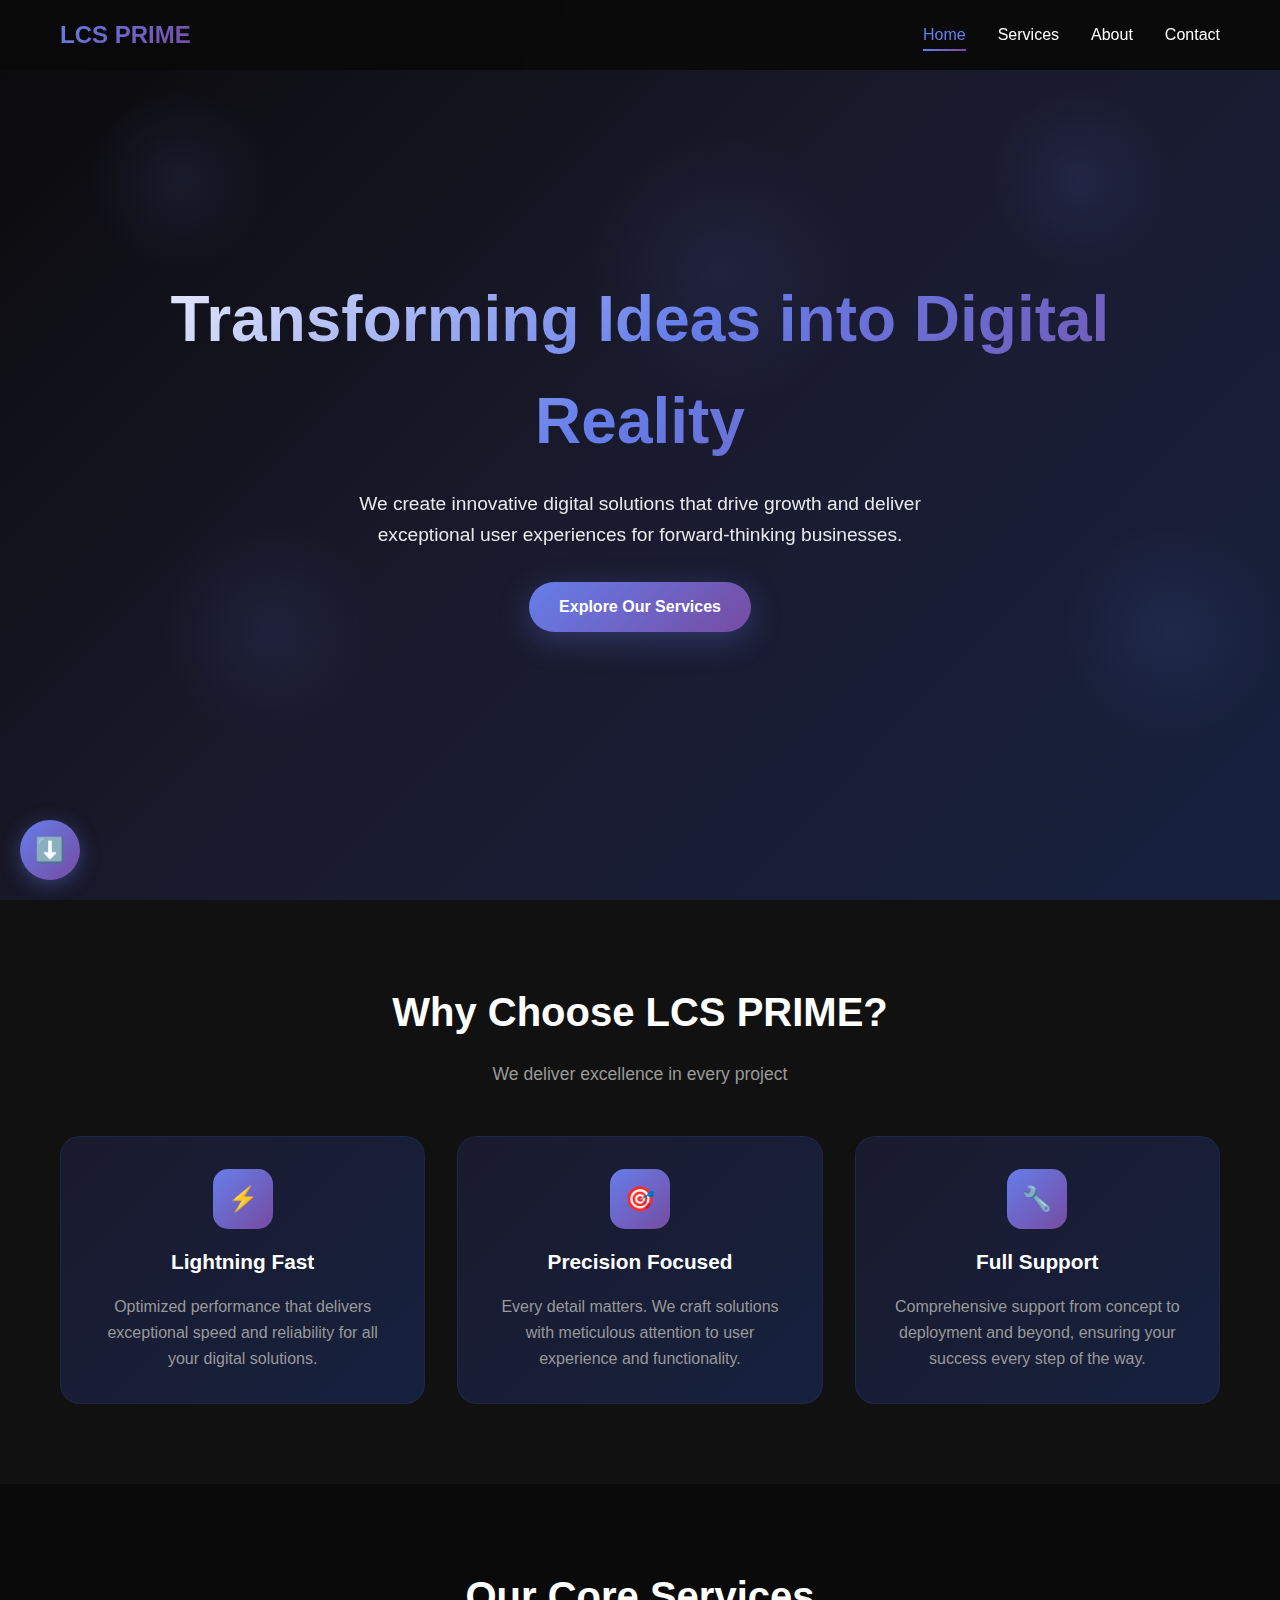
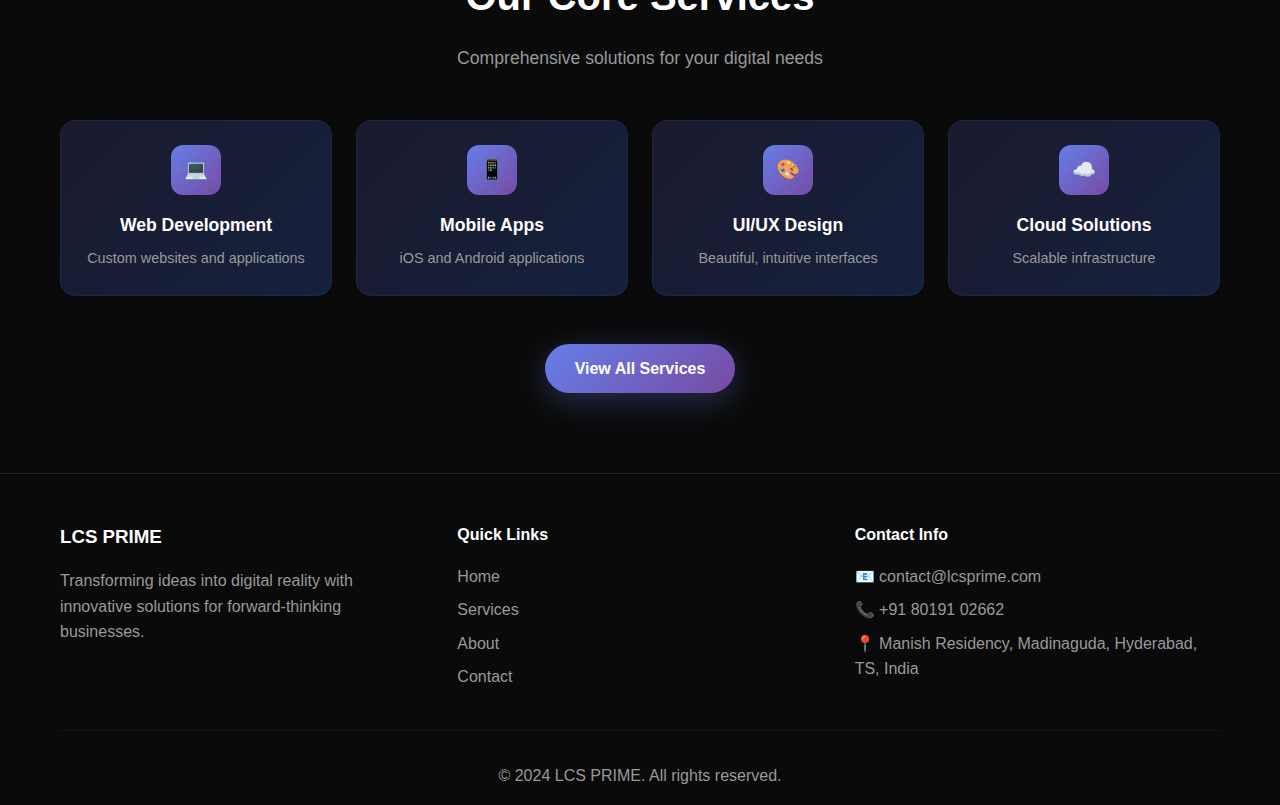
<file: index.html>
<!DOCTYPE html>
<html lang="en">
<head>
    <meta charset="UTF-8">
    <meta name="viewport" content="width=device-width, initial-scale=1.0">
    <title>LCS PRIME - Innovative Digital Solutions</title>
    <meta name="description" content="Transform your ideas into digital reality with LCS PRIME. We create innovative digital solutions for forward-thinking businesses.">
    
    <!-- Favicon Implementation -->
    <link rel="icon" type="image/x-icon" href="data:image/svg+xml,<svg xmlns='http://www.w3.org/2000/svg' viewBox='0 0 100 100'><rect width='100' height='100' fill='%23667eea'/><text y='70' font-size='60' text-anchor='middle' x='50' fill='white'>L</text></svg>">
    
    <!-- Open Graph Meta Tags -->
    <meta property="og:title" content="LCS PRIME - Innovative Digital Solutions">
    <meta property="og:description" content="Transform your ideas into digital reality with LCS PRIME.">
    <meta property="og:type" content="website">
    
    <!-- External CSS File -->
    <link rel="stylesheet" href="css/index.css">
</head>
<body>
    <!-- Navigation -->
    <nav id="navbar">
        <div class="container">
            <div class="nav-container">
                <a href="index.html" class="logo">LCS PRIME</a>
                
                <!-- Desktop Navigation -->
                <ul class="nav-links">
                    <li><a href="index.html" class="nav-link active">Home</a></li>
                    <li><a href="services.html" class="nav-link">Services</a></li>
                    <li><a href="about.html" class="nav-link">About</a></li>
                    <li><a href="contact.html" class="nav-link">Contact</a></li>
                </ul>
                
                <!-- Mobile Menu Toggle Button -->
                <div class="mobile-menu-toggle" id="mobileMenuToggle">
                    <span></span>
                    <span></span>
                    <span></span>
                </div>
            </div>
        </div>
    </nav>

    <!-- Mobile Navigation Overlay -->
    <div class="mobile-nav-overlay" id="mobileNavOverlay">
        <div class="mobile-nav-menu">
            <a href="index.html" class="nav-link active">Home</a>
            <a href="services.html" class="nav-link">Services</a>
            <a href="about.html" class="nav-link">About</a>
            <a href="contact.html" class="nav-link">Contact</a>
        </div>
    </div>

    <!-- Scroll Buttons -->
    <button class="scroll-to-top" id="scrollToTop" title="Scroll to top">
        ⬆️
    </button>
    <button class="scroll-to-bottom" id="scrollToBottom" title="Scroll to bottom">
        ⬇️
    </button>

    <!-- Hero Section -->
    <section class="hero">
        <div class="container">
            <div class="hero-content">
                <h1>Transforming Ideas into Digital Reality</h1>
                <p>We create innovative digital solutions that drive growth and deliver exceptional user experiences for forward-thinking businesses.</p>
                <a href="#services" class="cta-button">Explore Our Services</a>
            </div>
        </div>
    </section>

    <!-- Features Section -->
    <section class="features" id="features">
        <div class="container">
            <div class="section-title">
                <h2>Why Choose LCS PRIME?</h2>
                <p>We deliver excellence in every project</p>
            </div>
            <div class="features-grid">
                <div class="feature-card">
                    <div class="feature-icon">⚡</div>
                    <h3>Lightning Fast</h3>
                    <p>Optimized performance that delivers exceptional speed and reliability for all your digital solutions.</p>
                </div>
                <div class="feature-card">
                    <div class="feature-icon">🎯</div>
                    <h3>Precision Focused</h3>
                    <p>Every detail matters. We craft solutions with meticulous attention to user experience and functionality.</p>
                </div>
                <div class="feature-card">
                    <div class="feature-icon">🔧</div>
                    <h3>Full Support</h3>
                    <p>Comprehensive support from concept to deployment and beyond, ensuring your success every step of the way.</p>
                </div>
            </div>
        </div>
    </section>

    <!-- Services Preview Section -->
    <section class="services-preview" id="services">
        <div class="container">
            <div class="section-title">
                <h2>Our Core Services</h2>
                <p>Comprehensive solutions for your digital needs</p>
            </div>
            <div class="services-preview-grid">
                <div class="service-preview-card">
                    <div class="service-icon">💻</div>
                    <h3>Web Development</h3>
                    <p>Custom websites and applications</p>
                </div>
                <div class="service-preview-card">
                    <div class="service-icon">📱</div>
                    <h3>Mobile Apps</h3>
                    <p>iOS and Android applications</p>
                </div>
                <div class="service-preview-card">
                    <div class="service-icon">🎨</div>
                    <h3>UI/UX Design</h3>
                    <p>Beautiful, intuitive interfaces</p>
                </div>
                <div class="service-preview-card">
                    <div class="service-icon">☁️</div>
                    <h3>Cloud Solutions</h3>
                    <p>Scalable infrastructure</p>
                </div>
            </div>
            <div class="services-cta">
                <a href="services.html" class="cta-button">View All Services</a>
            </div>
        </div>
    </section>

    <!-- Extra content to enable scrolling for testing scroll buttons -->
    <!-- <section style="height: 600px; background: #111; display: flex; align-items: center; justify-content: center;">
        <div class="container">
            <div style="text-align: center; color: white;">
                <h2>More Content Section</h2>
                <p>This section adds height to test the scroll buttons functionality.</p>
                <p>🔽 Scroll down to see the scroll-to-top button appear</p>
                <p>📱 Resize window to under 768px to test mobile menu</p>
                <br>
                <p style="font-size: 0.9rem; color: #999;">
                    Open browser console to see development logs and test functions
                </p>
            </div>
        </div>
    </section> -->

    <!-- Footer -->
    <footer>
        <div class="container">
            <div class="footer-content">
                <div class="footer-section">
                    <h3>LCS PRIME</h3>
                    <p>Transforming ideas into digital reality with innovative solutions for forward-thinking businesses.</p>
                </div>
                <div class="footer-section">
                    <h4>Quick Links</h4>
                    <ul>
                        <li><a href="index.html">Home</a></li>
                        <li><a href="services.html">Services</a></li>
                        <li><a href="about.html">About</a></li>
                        <li><a href="contact.html">Contact</a></li>
                    </ul>
                </div>
                <div class="footer-section">
                    <h4>Contact Info</h4>
                    <p>📧 contact@lcsprime.com</p>
                    <p>📞 +91 80191 02662</p>
                    <p>📍 Manish Residency, Madinaguda, Hyderabad, TS, India</p>
                </div>
            </div>
            <div class="footer-bottom">
                <p>&copy; 2024 LCS PRIME. All rights reserved.</p>
            </div>
        </div>
    </footer>

    <!-- External JavaScript File -->
    <script src="js/index.js"></script>
</body>
</html>
</file>
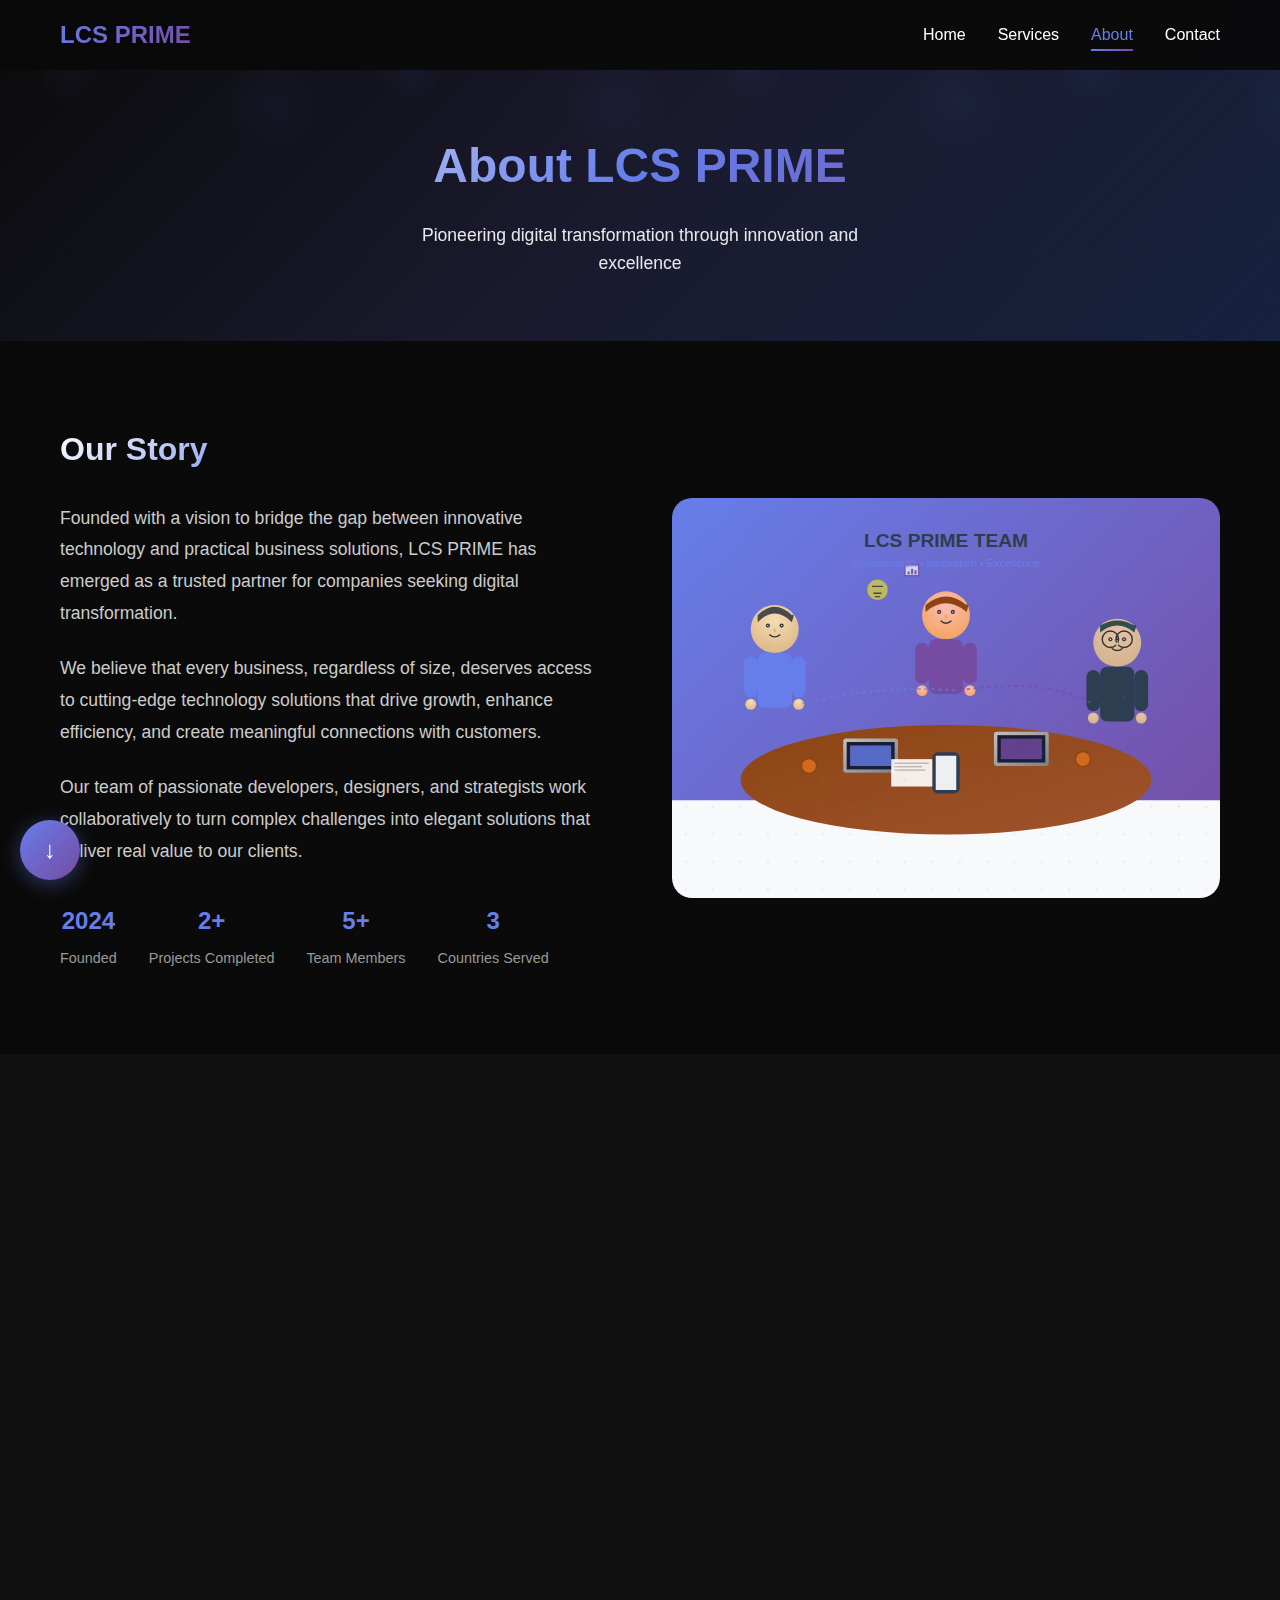
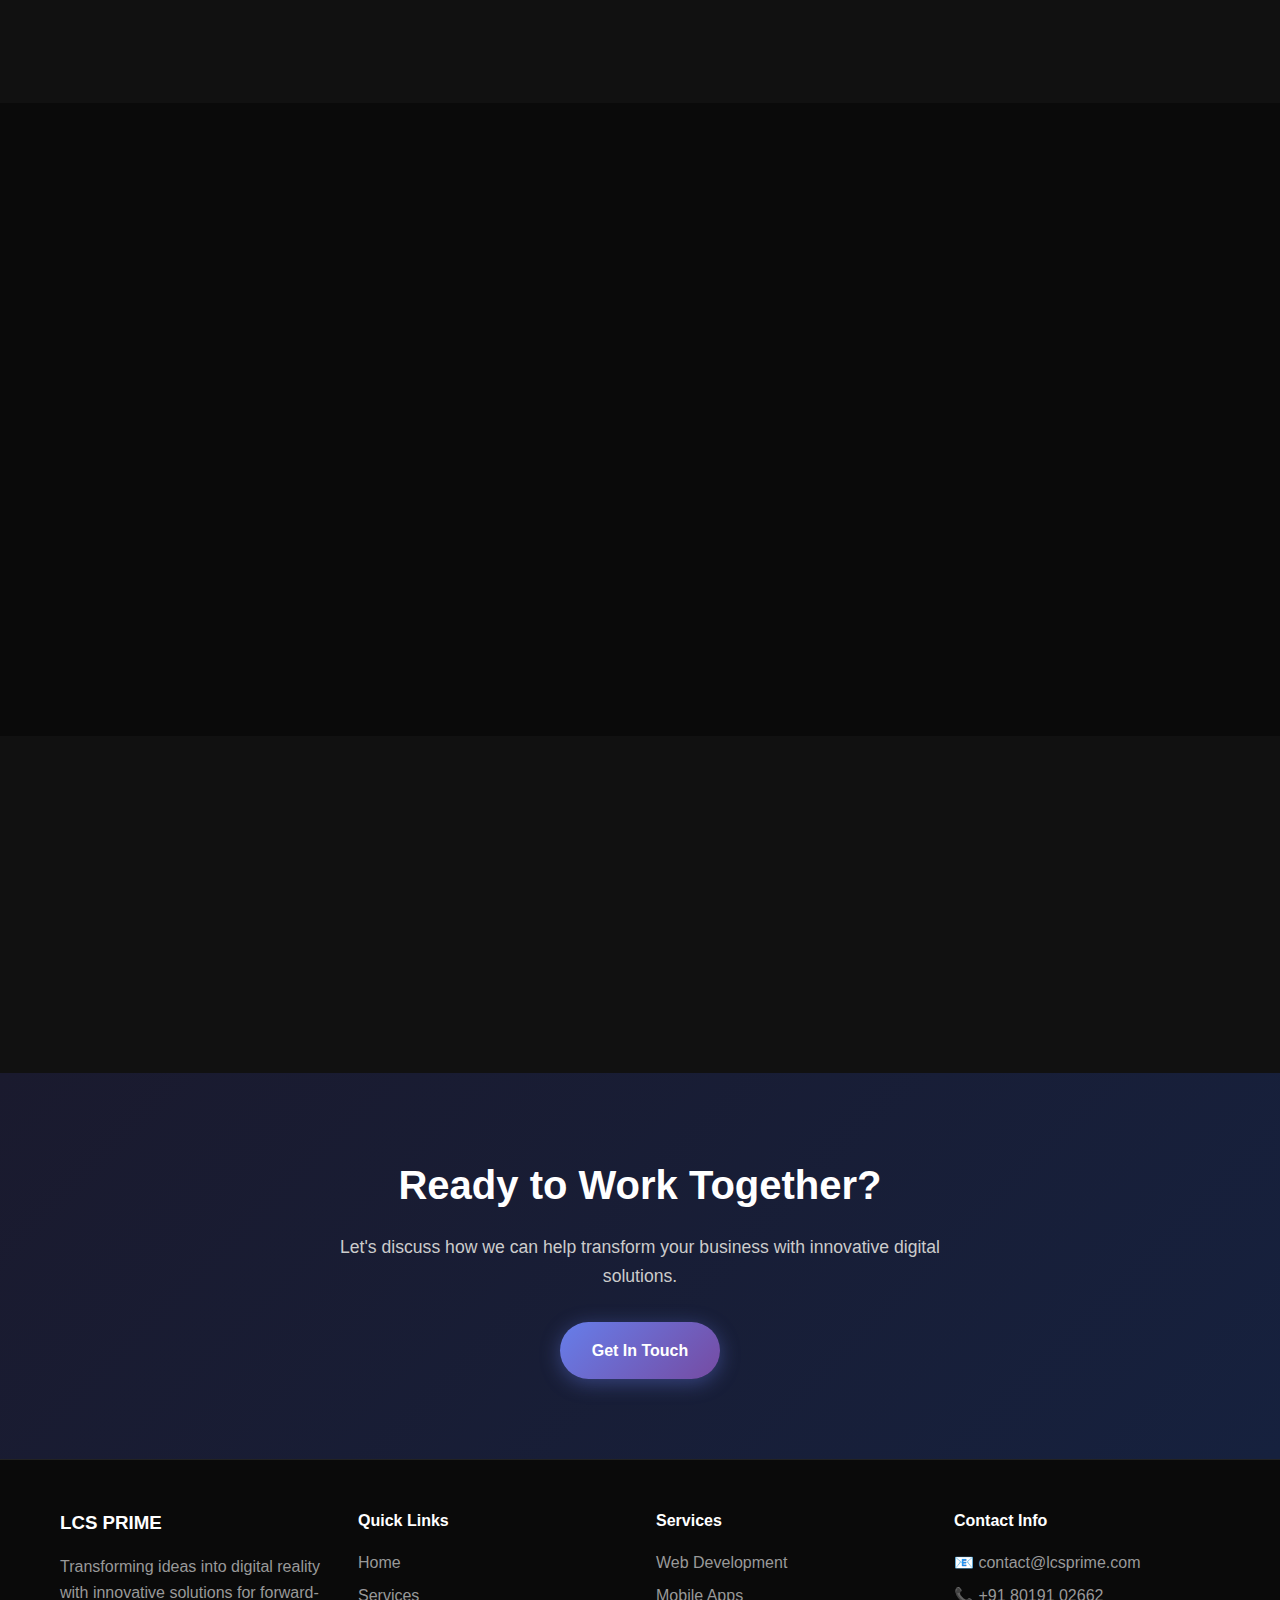
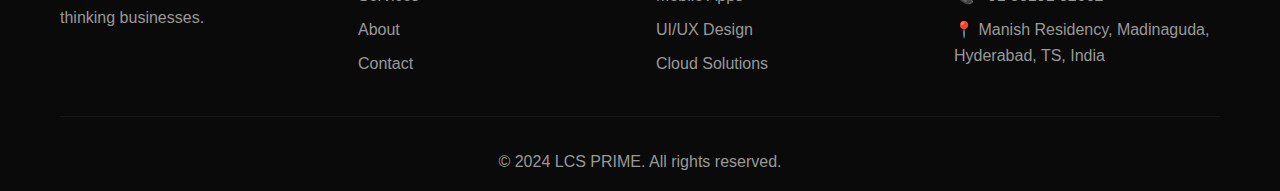
<file: about.html>
<!DOCTYPE html>
<html lang="en">
<head>
    <meta charset="UTF-8">
    <meta name="viewport" content="width=device-width, initial-scale=1.0">
    <title>About Us - LCS PRIME</title>
    <meta name="description" content="Learn about LCS PRIME's mission, values, team, and our commitment to delivering exceptional digital solutions.">
    
    <!-- Favicon Implementation -->
    <link rel="icon" type="image/x-icon" href="data:image/svg+xml,<svg xmlns='http://www.w3.org/2000/svg' viewBox='0 0 100 100'><rect width='100' height='100' fill='%23667eea'/><text y='70' font-size='60' text-anchor='middle' x='50' fill='white'>L</text></svg>">
    
    <!-- External CSS File -->
    <link rel="stylesheet" href="css/about.css">
</head>
<body>
    <!-- Navigation -->
    <nav id="navbar">
        <div class="container">
            <div class="nav-container">
                <a href="index.html" class="logo">LCS PRIME</a>
                <ul class="nav-links">
                    <li><a href="index.html" class="nav-link">Home</a></li>
                    <li><a href="services.html" class="nav-link">Services</a></li>
                    <li><a href="about.html" class="nav-link active">About</a></li>
                    <li><a href="contact.html" class="nav-link">Contact</a></li>
                </ul>
                
                <!-- Mobile Menu Toggle Button (will be created by JS) -->
            </div>
        </div>
    </nav>

    <!-- Mobile Navigation Overlay (will be created by JS) -->

    <!-- Scroll Buttons (will be created by JS) -->

    <!-- Page Hero Section -->
    <section class="page-hero">
        <div class="container">
            <div class="page-hero-content">
                <h1>About LCS PRIME</h1>
                <p>Pioneering digital transformation through innovation and excellence</p>
            </div>
        </div>
    </section>

    <!-- About Story Section -->
    <section class="about-story">
        <div class="container">
            <div class="about-content">
                <div class="about-text">
                    <h2>Our Story</h2>
                    <p>Founded with a vision to bridge the gap between innovative technology and practical business solutions, LCS PRIME has emerged as a trusted partner for companies seeking digital transformation.</p>
                    
                    <p>We believe that every business, regardless of size, deserves access to cutting-edge technology solutions that drive growth, enhance efficiency, and create meaningful connections with customers.</p>
                    
                    <p>Our team of passionate developers, designers, and strategists work collaboratively to turn complex challenges into elegant solutions that deliver real value to our clients.</p>
                    
                    <div class="about-highlights">
                        <div class="highlight">
                            <strong>2024</strong>
                            <span>Founded</span>
                        </div>
                        <div class="highlight">
                            <strong>2+</strong>
                            <span>Projects Completed</span>
                        </div>
                        <div class="highlight">
                            <strong>5+</strong>
                            <span>Team Members</span>
                        </div>
                        <div class="highlight">
                            <strong>3</strong>
                            <span>Countries Served</span>
                        </div>
                    </div>
                </div>
                
                <div class="about-image">
                    <img src="images/team/team-collaboration-2.svg" alt="LCS PRIME team collaborating at work" class="team-photo" onerror="this.style.display='none'; this.nextElementSibling.style.display='flex';">
                    <div class="image-placeholder" style="display: none;">
                        <span>🏢</span>
                        <p>Our Team at Work</p>
                    </div>
                </div>
            </div>
        </div>
    </section>

    <!-- Values Section -->
    <section class="values">
        <div class="container">
            <div class="section-title">
                <h2>Our Values</h2>
                <p>The principles that guide everything we do</p>
            </div>
            <div class="values-grid">
                <div class="value-card">
                    <div class="value-icon">💡</div>
                    <h3>Innovation</h3>
                    <p>We constantly explore new technologies and methodologies to deliver cutting-edge solutions that keep our clients ahead of the curve.</p>
                </div>
                <div class="value-card">
                    <div class="value-icon">🤝</div>
                    <h3>Collaboration</h3>
                    <p>We work closely with our clients as partners, ensuring that every solution is tailored to their unique needs and goals.</p>
                </div>
                <div class="value-card">
                    <div class="value-icon">⚡</div>
                    <h3>Excellence</h3>
                    <p>We maintain the highest standards in everything we do, from code quality to customer service, delivering exceptional results every time.</p>
                </div>
                <div class="value-card">
                    <div class="value-icon">🚀</div>
                    <h3>Growth</h3>
                    <p>We're committed to continuous learning and improvement, helping both our team and our clients grow and evolve with the changing digital landscape.</p>
                </div>
            </div>
        </div>
    </section>

    <!-- Team Section -->
    <section class="team">
        <div class="container">
            <div class="section-title">
                <h2>Meet Our Team</h2>
                <p>The talented individuals behind our success</p>
            </div>
            <div class="team-grid">
			    <div class="team-member">
                    <div class="member-photo">👩‍🎨</div>
                    <h3>Aruna</h3>
                    <div class="member-role">CEO & Founder</div>
                    <p class="member-description">Visionary leader with 10+ years, driving innovation and strategic growth.</p>
                </div>
                <div class="team-member">
                    <div class="member-photo">👨‍💻</div>
                    <h3>Sai Lavanya</h3>
                    <div class="member-role">CTO & Lead Developer</div>
                    <p class="member-description">Technical expert specializing in scalable architecture and emerging technologies.</p>
                </div>
                <div class="team-member">
                    <div class="member-photo">👨‍💼</div>
                    <h3>Anjali</h3>
                    <div class="member-role">Project Manager</div>
                    <p class="member-description">Anjali ensures seamless project delivery, coordinating between teams and clients to bring visions to life on time and on budget.</p>
                </div>
            </div>
        </div>
    </section>

    <!-- Stats Section -->
    <section class="stats">
        <div class="container">
            <div class="stats-grid">
                <div class="stat-item">
                    <div class="stat-number">2+</div>
                    <div class="stat-label">Projects Delivered</div>
                </div>
                <div class="stat-item">
                    <div class="stat-number">98%</div>
                    <div class="stat-label">Client Satisfaction</div>
                </div>
                <div class="stat-item">
                    <div class="stat-number">24/7</div>
                    <div class="stat-label">Support Available</div>
                </div>
                <div class="stat-item">
                    <div class="stat-number">2+</div>
                    <div class="stat-label">Years Experience</div>
                </div>
            </div>
        </div>
    </section>

    <!-- CTA Section -->
    <section class="cta-section" style="background: linear-gradient(135deg, #1a1a2e 0%, #16213e 100%); padding: 5rem 0; text-align: center;">
        <div class="container">
            <div class="cta-content" style="max-width: 600px; margin: 0 auto;">
                <h2 style="color: white; font-size: 2.5rem; margin-bottom: 1rem;">Ready to Work Together?</h2>
                <p style="color: #ccc; font-size: 1.1rem; margin-bottom: 2rem;">Let's discuss how we can help transform your business with innovative digital solutions.</p>
                <a href="contact.html" class="cta-button" style="display: inline-block; background: linear-gradient(135deg, #667eea 0%, #764ba2 100%); color: white; padding: 1rem 2rem; text-decoration: none; border-radius: 50px; font-weight: 600; transition: all 0.3s ease; box-shadow: 0 4px 20px rgba(102, 126, 234, 0.4);">Get In Touch</a>
            </div>
        </div>
    </section>

    <!-- Footer -->
    <footer>
        <div class="container">
            <div class="footer-content">
                <div class="footer-section">
                    <h3>LCS PRIME</h3>
                    <p>Transforming ideas into digital reality with innovative solutions for forward-thinking businesses.</p>
                </div>
                <div class="footer-section">
                    <h4>Quick Links</h4>
                    <ul>
                        <li><a href="index.html">Home</a></li>
                        <li><a href="services.html">Services</a></li>
                        <li><a href="about.html">About</a></li>
                        <li><a href="contact.html">Contact</a></li>
                    </ul>
                </div>
                <div class="footer-section">
                    <h4>Services</h4>
                    <ul>
                        <li><a href="services.html#web-development">Web Development</a></li>
                        <li><a href="services.html#mobile-apps">Mobile Apps</a></li>
                        <li><a href="services.html#ui-ux-design">UI/UX Design</a></li>
                        <li><a href="services.html#cloud-solutions">Cloud Solutions</a></li>
                    </ul>
                </div>
                <div class="footer-section">
                    <h4>Contact Info</h4>
                    <p>📧 contact@lcsprime.com</p>
                    <p>📞 +91 80191 02662</p>
                    <p>📍 Manish Residency, Madinaguda, Hyderabad, TS, India</p>
                </div>
            </div>
            <div class="footer-bottom">
                <p>&copy; 2024 LCS PRIME. All rights reserved.</p>
            </div>
        </div>
    </footer>

    <!-- External JavaScript File -->
    <script src="js/about.js"></script>
</body>
</html>
</file>
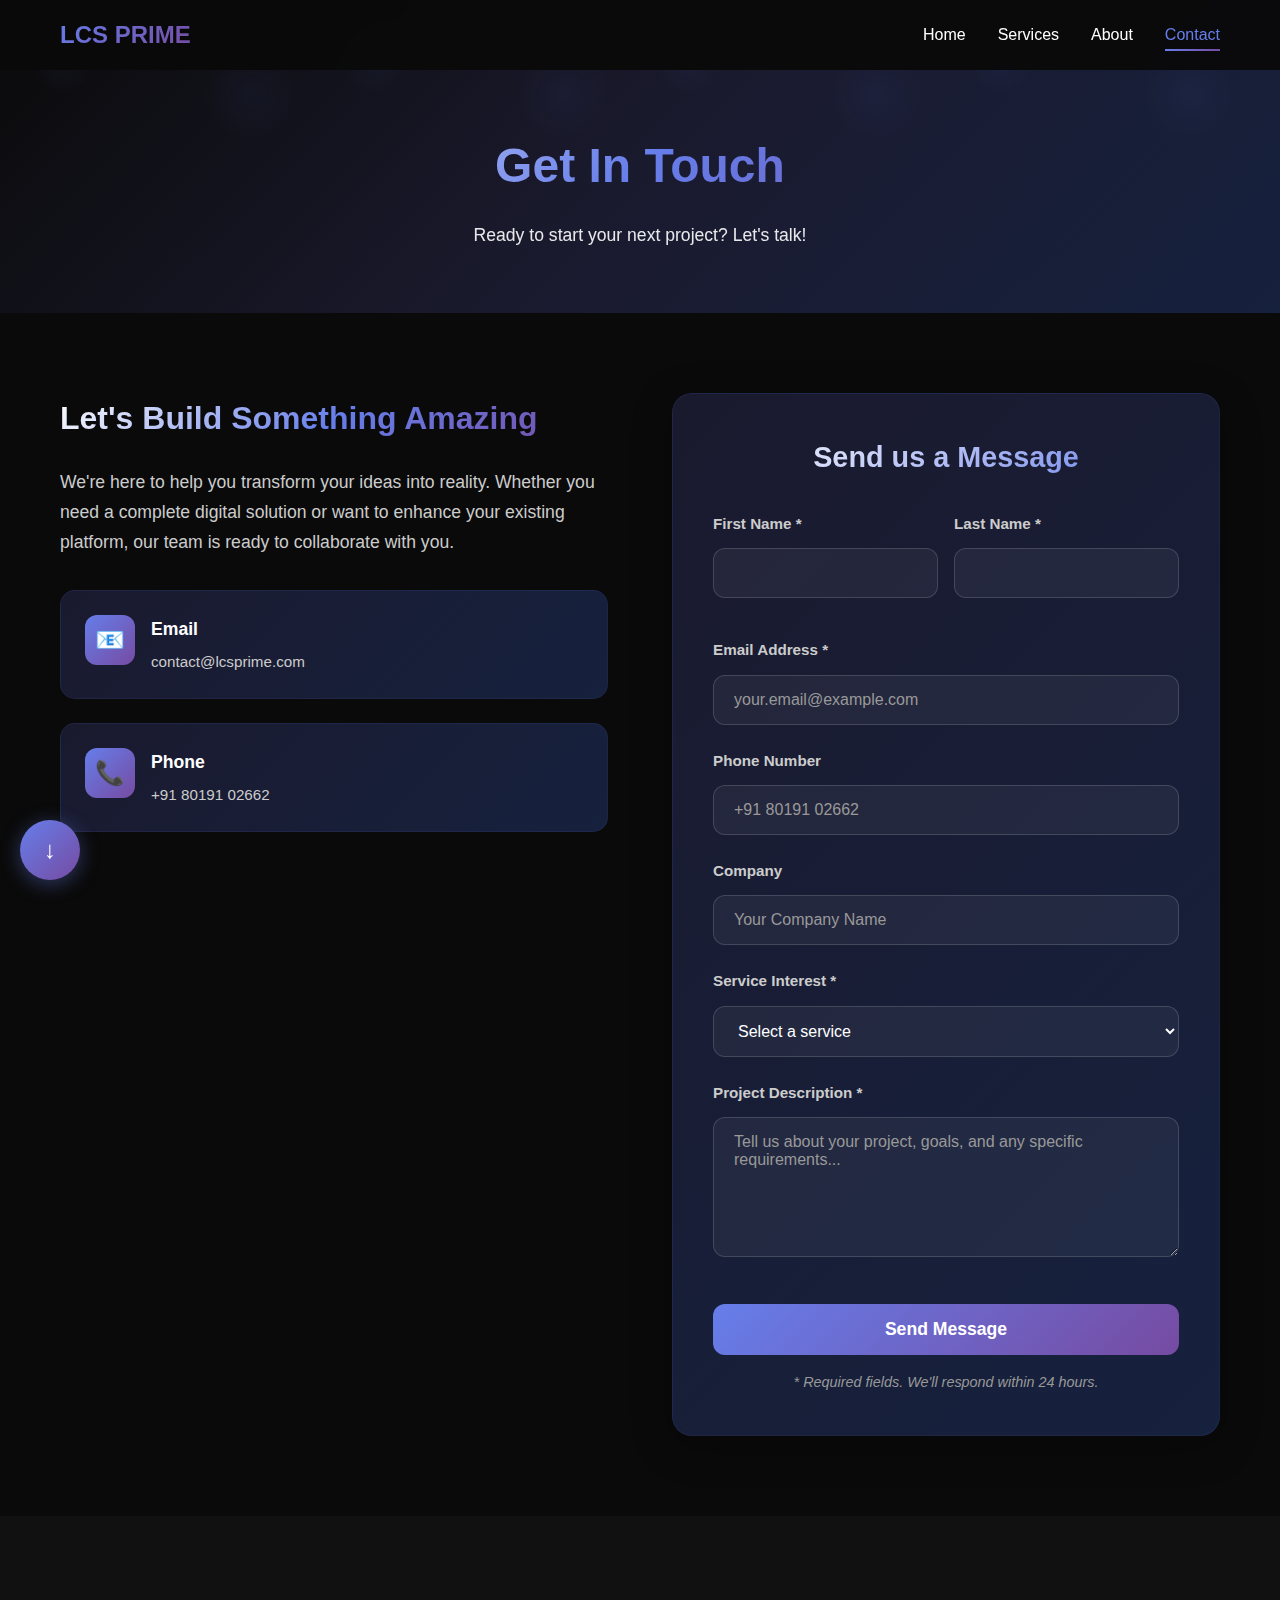
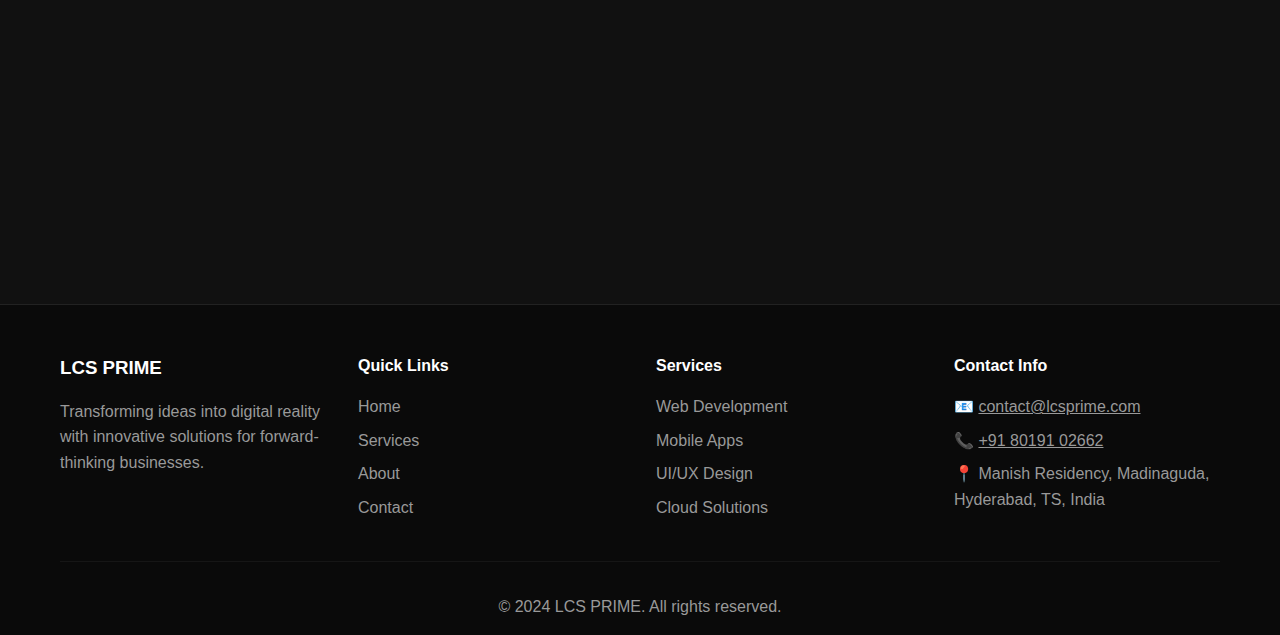
<file: contact.html>
<!DOCTYPE html>
<html lang="en">
<head>
    <meta charset="UTF-8">
    <meta name="viewport" content="width=device-width, initial-scale=1.0">
    <title>Contact Us - LCS PRIME</title>
    <meta name="description" content="Get in touch with LCS PRIME. Ready to start your next project? Let's discuss how we can help transform your business with innovative digital solutions.">
    
    <!-- Favicon Implementation -->
    <link rel="icon" type="image/x-icon" href="data:image/svg+xml,<svg xmlns='http://www.w3.org/2000/svg' viewBox='0 0 100 100'><rect width='100' height='100' fill='%23667eea'/><text y='70' font-size='60' text-anchor='middle' x='50' fill='white'>L</text></svg>">
    
    <!-- External CSS File -->
    <link rel="stylesheet" href="css/contact.css">
</head>
<body>
    <!-- Navigation -->
    <nav id="navbar">
        <div class="container">
            <div class="nav-container">
                <a href="index.html" class="logo">LCS PRIME</a>
                <ul class="nav-links">
                    <li><a href="index.html" class="nav-link">Home</a></li>
                    <li><a href="services.html" class="nav-link">Services</a></li>
                    <li><a href="about.html" class="nav-link">About</a></li>
                    <li><a href="contact.html" class="nav-link active">Contact</a></li>
                </ul>
                
                <!-- Mobile Menu Toggle Button (will be created by JS) -->
            </div>
        </div>
    </nav>

    <!-- Mobile Navigation Overlay (will be created by JS) -->

    <!-- Scroll Buttons (will be created by JS) -->

    <!-- Page Hero Section -->
    <section class="page-hero">
        <div class="container">
            <div class="page-hero-content">
                <h1>Get In Touch</h1>
                <p>Ready to start your next project? Let's talk!</p>
            </div>
        </div>
    </section>

    <!-- Contact Section -->
    <section class="contact">
        <div class="container">
            <div class="contact-content">
                <div class="contact-info">
                    <h2>Let's Build Something Amazing</h2>
                    <p>We're here to help you transform your ideas into reality. Whether you need a complete digital solution or want to enhance your existing platform, our team is ready to collaborate with you.</p>
                    
                    <div class="contact-details">
                        <div class="contact-item">
                            <div class="contact-icon">📧</div>
                            <div class="contact-text">
                                <strong>Email</strong>
                                <p><a href="mailto:contact@lcsprime.com" style="color: inherit; text-decoration: none;">contact@lcsprime.com</a></p>
                            </div>
                        </div>
                        <div class="contact-item">
                            <div class="contact-icon">📞</div>
                            <div class="contact-text">
                                <strong>Phone</strong>
                                <p><a href="tel:+91 80191 02662" style="color: inherit; text-decoration: none;">+91 80191 02662</a></p>
                            </div>
                        </div>
                        <div class="contact-item">
                            <div class="contact-icon">📍</div>
                            <div class="contact-text">
                                <strong>Address</strong>
                                <p>Manish Residency, Madinaguda<br>Hyderabad, TS 500049<br>India</p>
                                <button class="map-toggle-btn" onclick="toggleMap()">📍 View on Map</button>
                            </div>
                        </div>
                        <div class="contact-item">
                            <div class="contact-icon">⏰</div>
                            <div class="contact-text">
                                <strong>Business Hours</strong>
                                <p>Monday - Friday: 9:00 AM - 6:00 PM</p>
                                <p>Response Time: Within 24 hours</p>
                            </div>
                        </div>
                    </div>
                    
                    <!-- Interactive Map Section -->
                    <div class="map-section" id="mapSection" style="display: none;">
                        <div class="map-header">
                            <h3>📍 Our Location</h3>
                            <button class="map-close-btn" onclick="toggleMap()">✕</button>
                        </div>
                        <div class="map-container">
                            <div class="map-placeholder" id="mapContainer">
                                <div class="map-loading">
                                    <div class="map-spinner"></div>
                                    <p>Loading map...</p>
                                </div>
                                <!-- Embedded Google Map -->
                                <iframe 
                                    id="googleMap"
                                    src="https://www.google.com/maps/embed?pb=!1m18!1m12!1m3!1d3805.825437107477!2d78.38576!3d17.4977!2m3!1f0!2f0!3f0!3m2!1i1024!2i768!4f13.1!3m3!1m2!1s0x3bcb919d4a1a1234%3A0x5678901234567890!2sManish%20Residency%2C%20Madinaguda%2C%20Hyderabad%2C%20Telangana%20500049%2C%20India!5e0!3m2!1sen!2sus!4v1639123456789!5m2!1sen!2sus"
                                    width="100%" 
                                    height="300" 
                                    style="border:0; border-radius: 12px; display: none;" 
                                    allowfullscreen="" 
                                    loading="lazy"
                                    referrerpolicy="no-referrer-when-downgrade"
                                    onload="mapLoaded()">
                                </iframe>
                            </div>
                            <div class="map-info">
                                <div class="location-details">
                                    <h4>🏢 LCS PRIME Office</h4>
                                    <p><strong>Address:</strong> Manish Residency, Madinaguda</p>
                                    <p><strong>City:</strong> Hyderabad, Telangana 500049</p>
                                    <p><strong>Country:</strong> India</p>
                                    <div class="map-actions">
                                        <a href="https://maps.google.com/maps?daddr=Manish+Residency,+Madinaguda,+Hyderabad,+Telangana+500049,+India" 
                                           target="_blank" 
                                           class="map-directions-btn">
                                            🧭 Get Directions
                                        </a>
                                        <button class="map-share-btn" onclick="shareLocation()">
                                            📤 Share Location
                                        </button>
                                    </div>
                                </div>
                            </div>
                        </div>
                    </div>
                </div>
                
                <!-- Contact Form -->
                <form class="contact-form" id="contactForm">
                    <h3>Send us a Message</h3>
                    
                    <!-- Success Message will be inserted here by JavaScript -->
                    
                    <div class="form-row">
                        <div class="form-group">
                            <label for="firstName">First Name *</label>
                            <input type="text" id="firstName" name="firstName" required autocomplete="given-name">
                        </div>
                        <div class="form-group">
                            <label for="lastName">Last Name *</label>
                            <input type="text" id="lastName" name="lastName" required autocomplete="family-name">
                        </div>
                    </div>
                    
                    <div class="form-group">
                        <label for="email">Email Address *</label>
                        <input type="email" id="email" name="email" required autocomplete="email" placeholder="your.email@example.com">
                    </div>
                    
                    <div class="form-group">
                        <label for="phone">Phone Number</label>
                        <input type="tel" id="phone" name="phone" autocomplete="tel" placeholder="+91 80191 02662">
                    </div>
                    
                    <div class="form-group">
                        <label for="company">Company</label>
                        <input type="text" id="company" name="company" autocomplete="organization" placeholder="Your Company Name">
                    </div>
                    
                    <div class="form-group">
                        <label for="service">Service Interest *</label>
                        <select id="service" name="service" required>
                            <option value="">Select a service</option>
                            <option value="web-development">Web Development</option>
                            <option value="mobile-apps">Mobile Apps</option>
                            <option value="ui-ux-design">UI/UX Design</option>
                            <option value="cloud-solutions">Cloud Solutions</option>
                            <option value="analytics">Analytics & Insights</option>
                            <option value="security">Security Solutions</option>
                            <option value="consultation">Consultation</option>
                            <option value="other">Other</option>
                        </select>
                    </div>
                    
                    <div class="form-group">
                        <label for="message">Project Description *</label>
                        <textarea id="message" name="message" rows="6" required 
                                  placeholder="Tell us about your project, goals, and any specific requirements..."></textarea>
                        <!-- Character counter will be added here by JavaScript -->
                    </div>
                    
                    <button type="submit" class="submit-btn">Send Message</button>
                    <p class="form-note">* Required fields. We'll respond within 24 hours.</p>
                </form>
            </div>
        </div>
    </section>

    <!-- Contact CTA Section -->
    <section class="contact-cta">
        <div class="container">
            <div class="cta-content">
                <h2>Prefer to Talk Directly?</h2>
                <p>Schedule a free consultation call to discuss your project in detail.</p>
                <div class="cta-buttons">
                    <a href="tel:+91 80191 02662" class="cta-button">📞 Call Now</a>
                    <a href="mailto:contact@lcsprime.com" class="cta-button-secondary">📧 Email Us</a>
                </div>
            </div>
        </div>
    </section>

    <!-- Footer -->
    <footer>
        <div class="container">
            <div class="footer-content">
                <div class="footer-section">
                    <h3>LCS PRIME</h3>
                    <p>Transforming ideas into digital reality with innovative solutions for forward-thinking businesses.</p>
                </div>
                <div class="footer-section">
                    <h4>Quick Links</h4>
                    <ul>
                        <li><a href="index.html">Home</a></li>
                        <li><a href="services.html">Services</a></li>
                        <li><a href="about.html">About</a></li>
                        <li><a href="contact.html">Contact</a></li>
                    </ul>
                </div>
                <div class="footer-section">
                    <h4>Services</h4>
                    <ul>
                        <li><a href="services.html#web-development">Web Development</a></li>
                        <li><a href="services.html#mobile-apps">Mobile Apps</a></li>
                        <li><a href="services.html#ui-ux-design">UI/UX Design</a></li>
                        <li><a href="services.html#cloud-solutions">Cloud Solutions</a></li>
                    </ul>
                </div>
                <div class="footer-section">
                    <h4>Contact Info</h4>
                    <p>📧 <a href="mailto:contact@lcsprime.com" style="color: inherit;">contact@lcsprime.com</a></p>
                    <p>📞 <a href="tel:+91 80191 02662" style="color: inherit;">+91 80191 02662</a></p>
                    <p>📍 Manish Residency, Madinaguda, Hyderabad, TS, India</p>
                </div>
            </div>
            <div class="footer-bottom">
                <p>&copy; 2024 LCS PRIME. All rights reserved.</p>
            </div>
        </div>
    </footer>

    <!-- External JavaScript File -->
    <script src="js/contact.js"></script>
</body>
</html>
</file>
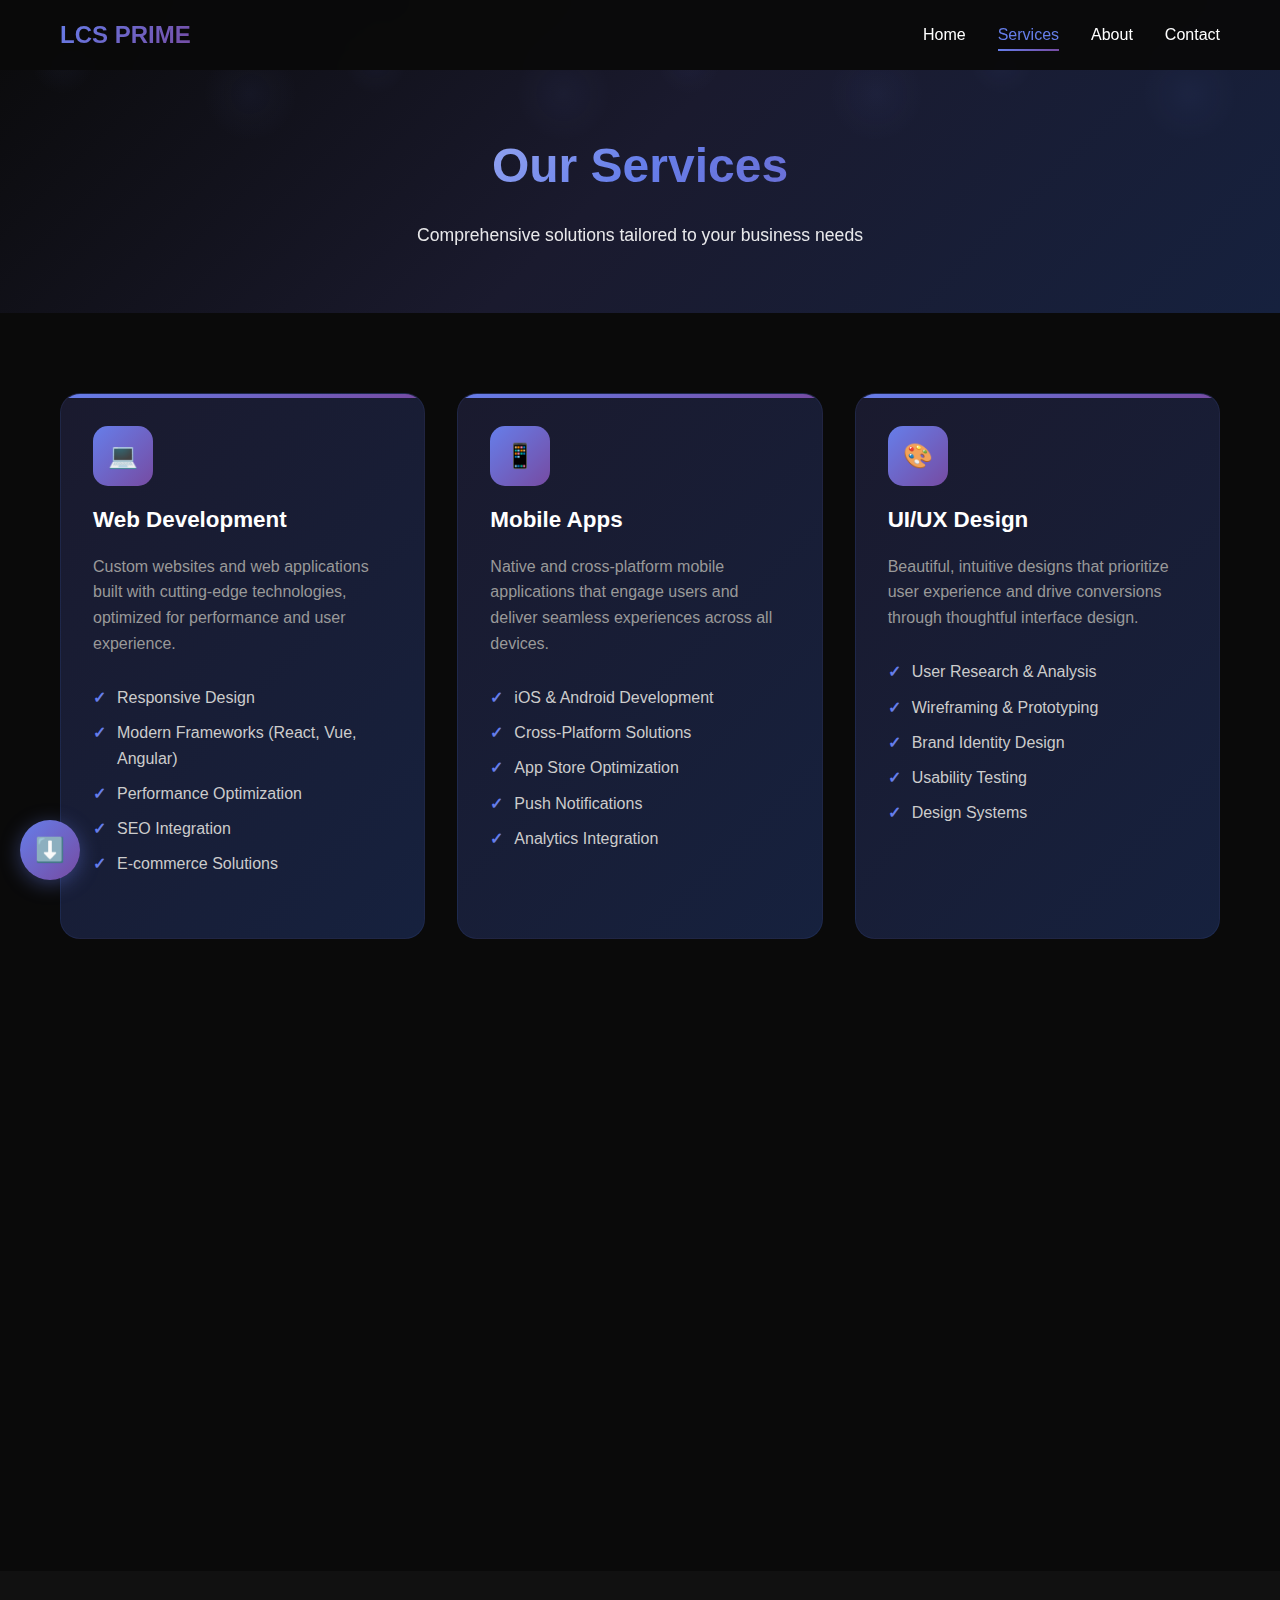
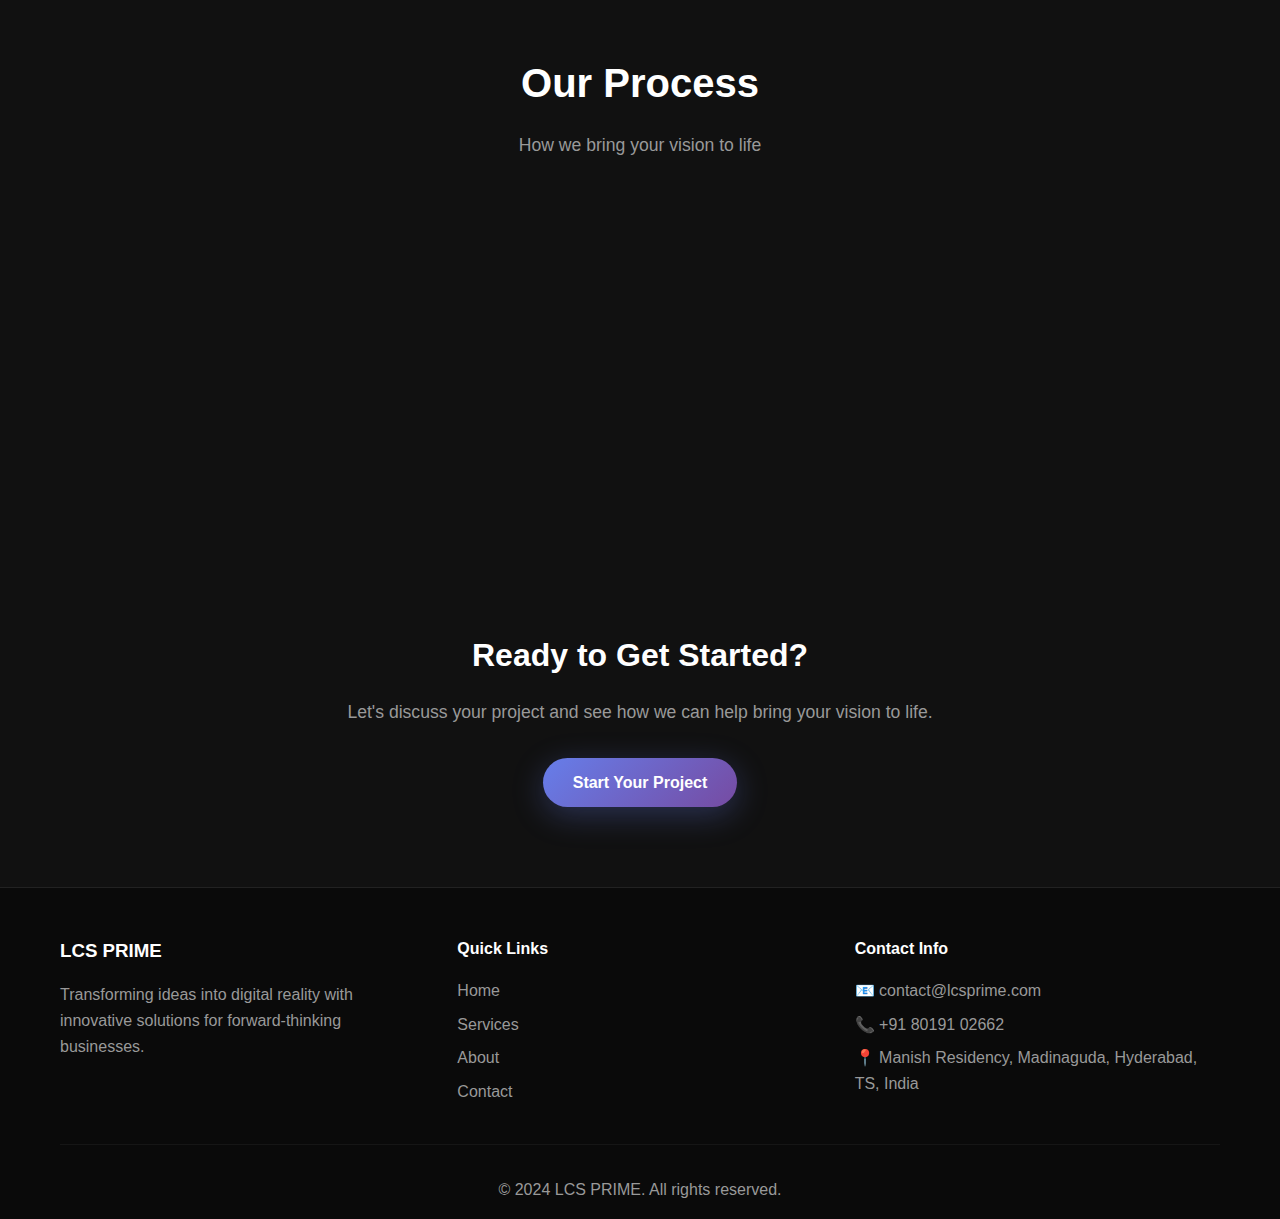
<file: services.html>
<!DOCTYPE html>
<html lang="en">
<head>
    <meta charset="UTF-8">
    <meta name="viewport" content="width=device-width, initial-scale=1.0">
    <title>Our Services - LCS PRIME</title>
    <meta name="description" content="Comprehensive digital services including web development, mobile apps, UI/UX design, and cloud solutions from LCS PRIME.">
    
    <!-- Favicon Implementation -->
    <link rel="icon" type="image/x-icon" href="data:image/svg+xml,<svg xmlns='http://www.w3.org/2000/svg' viewBox='0 0 100 100'><rect width='100' height='100' fill='%23667eea'/><text y='70' font-size='60' text-anchor='middle' x='50' fill='white'>L</text></svg>">
    
    <!-- External CSS File -->
    <link rel="stylesheet" href="css/services.css">
</head>
<body>
    <!-- Navigation -->
    <nav id="navbar">
        <div class="container">
            <div class="nav-container">
                <a href="index.html" class="logo">LCS PRIME</a>
                <ul class="nav-links">
                    <li><a href="index.html" class="nav-link">Home</a></li>
                    <li><a href="services.html" class="nav-link active">Services</a></li>
                    <li><a href="about.html" class="nav-link">About</a></li>
                    <li><a href="contact.html" class="nav-link">Contact</a></li>
                </ul>
                
                <!-- Mobile Menu Toggle Button (will be created by JS) -->
            </div>
        </div>
    </nav>

    <!-- Mobile Navigation Overlay (will be created by JS) -->

    <!-- Scroll Buttons (will be created by JS) -->

    <!-- Page Hero Section -->
    <section class="page-hero">
        <div class="container">
            <div class="page-hero-content">
                <h1>Our Services</h1>
                <p>Comprehensive solutions tailored to your business needs</p>
            </div>
        </div>
    </section>

    <!-- Services Section -->
    <section class="services">
        <div class="container">
            <div class="services-grid">
                <div class="service-card">
                    <div class="service-icon">💻</div>
                    <h3>Web Development</h3>
                    <p>Custom websites and web applications built with cutting-edge technologies, optimized for performance and user experience.</p>
                    <ul class="service-features">
                        <li>Responsive Design</li>
                        <li>Modern Frameworks (React, Vue, Angular)</li>
                        <li>Performance Optimization</li>
                        <li>SEO Integration</li>
                        <li>E-commerce Solutions</li>
                    </ul>
                </div>
                <div class="service-card">
                    <div class="service-icon">📱</div>
                    <h3>Mobile Apps</h3>
                    <p>Native and cross-platform mobile applications that engage users and deliver seamless experiences across all devices.</p>
                    <ul class="service-features">
                        <li>iOS & Android Development</li>
                        <li>Cross-Platform Solutions</li>
                        <li>App Store Optimization</li>
                        <li>Push Notifications</li>
                        <li>Analytics Integration</li>
                    </ul>
                </div>
                <div class="service-card">
                    <div class="service-icon">🎨</div>
                    <h3>UI/UX Design</h3>
                    <p>Beautiful, intuitive designs that prioritize user experience and drive conversions through thoughtful interface design.</p>
                    <ul class="service-features">
                        <li>User Research & Analysis</li>
                        <li>Wireframing & Prototyping</li>
                        <li>Brand Identity Design</li>
                        <li>Usability Testing</li>
                        <li>Design Systems</li>
                    </ul>
                </div>
                <div class="service-card">
                    <div class="service-icon">☁️</div>
                    <h3>Cloud Solutions</h3>
                    <p>Scalable cloud infrastructure and deployment solutions that ensure your applications perform reliably at any scale.</p>
                    <ul class="service-features">
                        <li>AWS/Azure/Google Cloud</li>
                        <li>DevOps & CI/CD Pipelines</li>
                        <li>Auto Scaling Solutions</li>
                        <li>Monitoring & Analytics</li>
                        <li>Security Implementation</li>
                    </ul>
                </div>
                <div class="service-card">
                    <div class="service-icon">📊</div>
                    <h3>Analytics & Insights</h3>
                    <p>Data-driven solutions that provide actionable insights to help you make informed business decisions and optimize performance.</p>
                    <ul class="service-features">
                        <li>Custom Dashboards</li>
                        <li>Real-time Reporting</li>
                        <li>Data Visualization</li>
                        <li>Business Intelligence</li>
                        <li>Performance Tracking</li>
                    </ul>
                </div>
                <div class="service-card">
                    <div class="service-icon">🔒</div>
                    <h3>Security Solutions</h3>
                    <p>Comprehensive security implementations that protect your digital assets and ensure compliance with industry standards.</p>
                    <ul class="service-features">
                        <li>Security Audits & Assessments</li>
                        <li>Encryption & SSL Implementation</li>
                        <li>Compliance (GDPR, HIPAA, SOC2)</li>
                        <li>Threat Monitoring</li>
                        <li>Penetration Testing</li>
                    </ul>
                </div>
            </div>
        </div>
    </section>

    <!-- Process Section -->
    <section class="process">
        <div class="container">
            <div class="section-title">
                <h2>Our Process</h2>
                <p>How we bring your vision to life</p>
            </div>
            <div class="process-steps">
                <div class="process-step">
                    <div class="step-number">1</div>
                    <h3>Discovery</h3>
                    <p>We understand your needs, goals, and requirements through detailed consultation.</p>
                </div>
                <div class="process-step">
                    <div class="step-number">2</div>
                    <h3>Planning</h3>
                    <p>Strategic planning and architecture design to ensure optimal results.</p>
                </div>
                <div class="process-step">
                    <div class="step-number">3</div>
                    <h3>Development</h3>
                    <p>Agile development with regular updates and client feedback integration.</p>
                </div>
                <div class="process-step">
                    <div class="step-number">4</div>
                    <h3>Launch</h3>
                    <p>Seamless deployment with thorough testing and ongoing support.</p>
                </div>
            </div>
        </div>
    </section>

    <!-- CTA Section -->
    <section class="cta-section">
        <div class="container">
            <div class="cta-content">
                <h2>Ready to Get Started?</h2>
                <p>Let's discuss your project and see how we can help bring your vision to life.</p>
                <a href="contact.html" class="cta-button">Start Your Project</a>
            </div>
        </div>
    </section>

    <!-- Footer -->
    <footer>
        <div class="container">
            <div class="footer-content">
                <div class="footer-section">
                    <h3>LCS PRIME</h3>
                    <p>Transforming ideas into digital reality with innovative solutions for forward-thinking businesses.</p>
                </div>
                <div class="footer-section">
                    <h4>Quick Links</h4>
                    <ul>
                        <li><a href="index.html">Home</a></li>
                        <li><a href="services.html">Services</a></li>
                        <li><a href="about.html">About</a></li>
                        <li><a href="contact.html">Contact</a></li>
                    </ul>
                </div>
                <div class="footer-section">
                    <h4>Contact Info</h4>
                    <p>📧 contact@lcsprime.com</p>
                    <p>📞 +91 80191 02662</p>
                    <p>📍 Manish Residency, Madinaguda, Hyderabad, TS, India</p>
                </div>
            </div>
            <div class="footer-bottom">
                <p>&copy; 2024 LCS PRIME. All rights reserved.</p>
            </div>
        </div>
    </footer>

    <!-- External JavaScript File -->
    <script src="js/services.js"></script>
</body>
</html>
</file>
<file: css/index.css>
/* LCS PRIME - index.css - Complete CSS with Mobile Menu & Scroll Buttons */

* {
    margin: 0;
    padding: 0;
    box-sizing: border-box;
}

body {
    font-family: 'Inter', -apple-system, BlinkMacSystemFont, 'Segoe UI', sans-serif;
    line-height: 1.6;
    color: #333;
    overflow-x: hidden;
    background: #0a0a0a;
}

.container {
    max-width: 1200px;
    margin: 0 auto;
    padding: 0 20px;
}

/* ===== NAVIGATION ===== */
nav {
    position: fixed;
    top: 0;
    width: 100%;
    background: rgba(10, 10, 10, 0.95);
    backdrop-filter: blur(20px);
    z-index: 1000;
    padding: 1rem 0;
    transition: all 0.3s ease;
}

nav.scrolled {
    background: rgba(10, 10, 10, 0.98);
    box-shadow: 0 4px 32px rgba(0, 0, 0, 0.3);
}

.nav-container {
    display: flex;
    justify-content: space-between;
    align-items: center;
}

.logo {
    font-size: 1.5rem;
    font-weight: 700;
    background: linear-gradient(135deg, #667eea 0%, #764ba2 100%);
    -webkit-background-clip: text;
    -webkit-text-fill-color: transparent;
    background-clip: text;
    text-decoration: none;
    transition: all 0.3s ease;
}

.logo:hover {
    transform: scale(1.05);
}

.nav-links {
    display: flex;
    list-style: none;
    gap: 2rem;
}

.nav-link {
    color: #fff;
    text-decoration: none;
    font-weight: 500;
    transition: all 0.3s ease;
    position: relative;
    padding: 0.5rem 0;
}

.nav-link:hover,
.nav-link.active {
    color: #667eea;
}

.nav-link::after {
    content: '';
    position: absolute;
    bottom: 0;
    left: 0;
    width: 0;
    height: 2px;
    background: linear-gradient(135deg, #667eea, #764ba2);
    transition: width 0.3s ease;
}

.nav-link:hover::after,
.nav-link.active::after {
    width: 100%;
}

/* ===== MOBILE MENU ===== */
.mobile-menu-toggle {
    display: none;
    flex-direction: column;
    cursor: pointer;
    padding: 0.75rem;
    gap: 5px;
    z-index: 1002;
    position: relative;
    background: transparent;
    border: none;
    border-radius: 8px;
    transition: all 0.3s ease;
}

.mobile-menu-toggle:hover {
    background: rgba(255, 255, 255, 0.1);
}

.mobile-menu-toggle span {
    width: 28px;
    height: 3px;
    background: #fff;
    transition: all 0.3s ease;
    border-radius: 3px;
    display: block;
}

.mobile-menu-toggle.active span:nth-child(1) {
    transform: rotate(45deg) translate(7px, 7px);
    background: #667eea;
}

.mobile-menu-toggle.active span:nth-child(2) {
    opacity: 0;
    transform: translateX(20px);
}

.mobile-menu-toggle.active span:nth-child(3) {
    transform: rotate(-45deg) translate(7px, -7px);
    background: #667eea;
}

.mobile-nav-overlay {
    position: fixed;
    top: 0;
    left: 0;
    width: 100%;
    height: 100vh;
    background: rgba(10, 10, 10, 0.95);
    backdrop-filter: blur(20px);
    z-index: 1001;
    display: flex;
    align-items: center;
    justify-content: center;
    opacity: 0;
    visibility: hidden;
    transition: all 0.4s ease;
}

.mobile-nav-overlay.active {
    opacity: 1;
    visibility: visible;
}

.mobile-nav-menu {
    display: flex;
    flex-direction: column;
    gap: 2.5rem;
    text-align: center;
    animation: slideInFromTop 0.5s ease-out;
}

.mobile-nav-menu .nav-link {
    font-size: 1.8rem;
    padding: 1.5rem 2rem;
    color: #fff;
    text-decoration: none;
    transition: all 0.3s ease;
    position: relative;
    border-radius: 12px;
    background: rgba(255, 255, 255, 0.05);
    border: 1px solid rgba(255, 255, 255, 0.1);
}

.mobile-nav-menu .nav-link:hover,
.mobile-nav-menu .nav-link.active {
    color: #667eea;
    transform: scale(1.05);
    background: rgba(102, 126, 234, 0.1);
    border-color: rgba(102, 126, 234, 0.3);
}

/* ===== SCROLL BUTTONS ===== */
.scroll-to-bottom {
    position: fixed;
    bottom: 20px;
    left: 20px;
    width: 60px;
    height: 60px;
    background: linear-gradient(135deg, #667eea 0%, #764ba2 100%);
    color: white;
    border: none;
    border-radius: 50%;
    cursor: pointer;
    display: flex;
    align-items: center;
    justify-content: center;
    font-size: 1.5rem;
    box-shadow: 0 4px 20px rgba(102, 126, 234, 0.4);
    transition: all 0.3s ease;
    z-index: 999;
    opacity: 1;
    transform: translateY(0);
    outline: none;
}

.scroll-to-bottom:hover {
    transform: translateY(-3px);
    box-shadow: 0 8px 32px rgba(102, 126, 234, 0.6);
    background: linear-gradient(135deg, #7c8eff 0%, #8a5cb8 100%);
}

.scroll-to-bottom.hidden {
    opacity: 0;
    transform: translateY(20px);
    pointer-events: none;
}

.scroll-to-top {
    position: fixed;
    bottom: 90px;
    left: 20px;
    width: 60px;
    height: 60px;
    background: linear-gradient(135deg, #764ba2 0%, #667eea 100%);
    color: white;
    border: none;
    border-radius: 50%;
    cursor: pointer;
    display: flex;
    align-items: center;
    justify-content: center;
    font-size: 1.5rem;
    box-shadow: 0 4px 20px rgba(118, 75, 162, 0.4);
    transition: all 0.3s ease;
    z-index: 999;
    opacity: 0;
    transform: translateY(20px);
    pointer-events: none;
    outline: none;
}

.scroll-to-top.visible {
    opacity: 1;
    transform: translateY(0);
    pointer-events: auto;
}

.scroll-to-top:hover {
    transform: translateY(-3px);
    box-shadow: 0 8px 32px rgba(118, 75, 162, 0.6);
}

/* ===== HERO SECTION ===== */
.hero {
    min-height: 100vh;
    display: flex;
    align-items: center;
    background: linear-gradient(135deg, #0a0a0a 0%, #1a1a2e 50%, #16213e 100%);
    position: relative;
    overflow: hidden;
}

.hero::before {
    content: '';
    position: absolute;
    top: 0;
    left: 0;
    right: 0;
    bottom: 0;
    background: url('data:image/svg+xml,<svg xmlns="http://www.w3.org/2000/svg" viewBox="0 0 1000 1000"><defs><radialGradient id="grad" cx="50%" cy="50%" r="50%"><stop offset="0%" style="stop-color:rgba(102,126,234,0.1);stop-opacity:1" /><stop offset="100%" style="stop-color:rgba(102,126,234,0);stop-opacity:0" /></radialGradient></defs><circle cx="200" cy="200" r="100" fill="url(%23grad)" /><circle cx="800" cy="300" r="150" fill="url(%23grad)" /><circle cx="300" cy="700" r="120" fill="url(%23grad)" /></svg>');
    animation: float 20s ease-in-out infinite;
}

.hero-content {
    text-align: center;
    color: white;
    z-index: 1;
    position: relative;
}

.hero h1 {
    font-size: clamp(2.5rem, 5vw, 4rem);
    font-weight: 700;
    margin-bottom: 1rem;
    background: linear-gradient(135deg, #fff 0%, #667eea 50%, #764ba2 100%);
    -webkit-background-clip: text;
    -webkit-text-fill-color: transparent;
    background-clip: text;
    animation: fadeInUp 1s ease-out;
}

.hero p {
    font-size: 1.2rem;
    margin-bottom: 2rem;
    opacity: 0.9;
    animation: fadeInUp 1s ease-out 0.3s both;
    max-width: 600px;
    margin-left: auto;
    margin-right: auto;
}

.cta-button {
    display: inline-block;
    padding: 12px 30px;
    background: linear-gradient(135deg, #667eea 0%, #764ba2 100%);
    color: white;
    text-decoration: none;
    border-radius: 50px;
    font-weight: 600;
    transition: all 0.3s ease;
    box-shadow: 0 8px 32px rgba(102, 126, 234, 0.3);
    animation: fadeInUp 1s ease-out 0.6s both;
}

.cta-button:hover {
    transform: translateY(-2px);
    box-shadow: 0 12px 48px rgba(102, 126, 234, 0.4);
}

/* ===== FEATURES SECTION ===== */
.features {
    background: #111;
    padding: 5rem 0;
}

.section-title {
    text-align: center;
    margin-bottom: 3rem;
}

.section-title h2 {
    font-size: 2.5rem;
    font-weight: 700;
    color: white;
    margin-bottom: 1rem;
}

.section-title p {
    font-size: 1.1rem;
    color: #999;
    max-width: 600px;
    margin: 0 auto;
}

.features-grid {
    display: grid;
    grid-template-columns: repeat(auto-fit, minmax(300px, 1fr));
    gap: 2rem;
}

.feature-card {
    background: linear-gradient(135deg, #1a1a2e 0%, #16213e 100%);
    padding: 2rem;
    border-radius: 20px;
    text-align: center;
    transition: all 0.3s ease;
    border: 1px solid rgba(102, 126, 234, 0.1);
}

.feature-card:hover {
    transform: translateY(-10px);
    box-shadow: 0 20px 40px rgba(102, 126, 234, 0.2);
    border-color: rgba(102, 126, 234, 0.3);
}

.feature-icon {
    width: 60px;
    height: 60px;
    margin: 0 auto 1rem;
    background: linear-gradient(135deg, #667eea 0%, #764ba2 100%);
    border-radius: 15px;
    display: flex;
    align-items: center;
    justify-content: center;
    font-size: 1.5rem;
}

.feature-card h3 {
    font-size: 1.3rem;
    margin-bottom: 1rem;
    color: white;
}

.feature-card p {
    color: #999;
    line-height: 1.6;
}

/* ===== SERVICES PREVIEW ===== */
.services-preview {
    background: #0a0a0a;
    padding: 5rem 0;
}

.services-preview-grid {
    display: grid;
    grid-template-columns: repeat(auto-fit, minmax(250px, 1fr));
    gap: 1.5rem;
    margin-bottom: 3rem;
}

.service-preview-card {
    background: linear-gradient(135deg, #1a1a2e 0%, #16213e 100%);
    padding: 1.5rem;
    border-radius: 15px;
    text-align: center;
    transition: all 0.3s ease;
    border: 1px solid rgba(102, 126, 234, 0.1);
}

.service-preview-card:hover {
    transform: translateY(-5px);
    border-color: rgba(102, 126, 234, 0.3);
}

.service-icon {
    width: 50px;
    height: 50px;
    margin: 0 auto 1rem;
    background: linear-gradient(135deg, #667eea 0%, #764ba2 100%);
    border-radius: 12px;
    display: flex;
    align-items: center;
    justify-content: center;
    font-size: 1.2rem;
}

.service-preview-card h3 {
    color: white;
    font-size: 1.1rem;
    margin-bottom: 0.5rem;
}

.service-preview-card p {
    color: #999;
    font-size: 0.9rem;
}

.services-cta {
    text-align: center;
}

/* ===== FOOTER ===== */
footer {
    background: #0a0a0a;
    border-top: 1px solid rgba(255, 255, 255, 0.1);
    padding: 3rem 0 1rem;
}

.footer-content {
    display: grid;
    grid-template-columns: repeat(auto-fit, minmax(250px, 1fr));
    gap: 2rem;
    margin-bottom: 2rem;
}

.footer-section h3,
.footer-section h4 {
    color: white;
    margin-bottom: 1rem;
}

.footer-section p {
    color: #999;
    line-height: 1.6;
    margin-bottom: 0.5rem;
}

.footer-section ul {
    list-style: none;
}

.footer-section ul li {
    margin-bottom: 0.5rem;
}

.footer-section ul li a {
    color: #999;
    text-decoration: none;
    transition: color 0.3s ease;
}

.footer-section ul li a:hover {
    color: #667eea;
}

.footer-bottom {
    text-align: center;
    padding-top: 2rem;
    border-top: 1px solid rgba(255, 255, 255, 0.05);
    color: #999;
}

/* ===== ANIMATIONS ===== */
@keyframes fadeInUp {
    from {
        opacity: 0;
        transform: translateY(30px);
    }
    to {
        opacity: 1;
        transform: translateY(0);
    }
}

@keyframes float {
    0%, 100% { transform: translateY(0px) rotate(0deg); }
    50% { transform: translateY(-20px) rotate(180deg); }
}

@keyframes slideInFromTop {
    from {
        opacity: 0;
        transform: translateY(-50px);
    }
    to {
        opacity: 1;
        transform: translateY(0);
    }
}

/* ===== RESPONSIVE DESIGN ===== */
@media (max-width: 768px) {
    .nav-links {
        display: none;
    }

    .mobile-menu-toggle {
        display: flex;
    }

    .scroll-to-bottom {
        bottom: 20px;
        left: 50%;
        transform: translateX(-50%);
        width: 55px;
        height: 55px;
    }

    .scroll-to-top {
        bottom: 85px;
        left: 50%;
        transform: translateX(-50%);
        width: 55px;
        height: 55px;
    }

    .scroll-to-top.visible {
        transform: translateX(-50%) translateY(0);
    }

    .scroll-to-bottom.hidden {
        transform: translateX(-50%) translateY(20px);
    }

    .hero h1 {
        font-size: 2rem;
    }

    .section-title h2 {
        font-size: 2rem;
    }

    .features-grid,
    .services-preview-grid {
        grid-template-columns: 1fr;
    }

    .footer-content {
        grid-template-columns: 1fr;
        text-align: center;
    }
}

@media (max-width: 480px) {
    .container {
        padding: 0 15px;
    }

    .feature-card {
        padding: 1.5rem;
    }

    .hero h1 {
        font-size: 1.8rem;
    }

    .section-title h2 {
        font-size: 1.8rem;
    }

    .scroll-to-bottom,
    .scroll-to-top {
        width: 45px;
        height: 45px;
        font-size: 1rem;
    }
}

/* ===== SMOOTH SCROLLING ===== */
html {
    scroll-behavior: smooth;
}

/* ===== ACCESSIBILITY ===== */
@media (prefers-reduced-motion: reduce) {
    * {
        animation-duration: 0.01ms !important;
        animation-iteration-count: 1 !important;
        transition-duration: 0.01ms !important;
    }
}

/* ===== UTILITY CLASSES ===== */
.text-center {
    text-align: center;
}

.mt-1 { margin-top: 1rem; }
.mt-2 { margin-top: 2rem; }
.mb-1 { margin-bottom: 1rem; }
.mb-2 { margin-bottom: 2rem; }
</file>
<file: css/about.css>
/* LCS PRIME - about.css - About Page Styles */

* {
    margin: 0;
    padding: 0;
    box-sizing: border-box;
}

body {
    font-family: 'Inter', -apple-system, BlinkMacSystemFont, 'Segoe UI', sans-serif;
    line-height: 1.6;
    color: #333;
    overflow-x: hidden;
    background: #0a0a0a;
}

.container {
    max-width: 1200px;
    margin: 0 auto;
    padding: 0 20px;
}

/* ===== NAVIGATION ===== */
nav {
    position: fixed;
    top: 0;
    width: 100%;
    background: rgba(10, 10, 10, 0.95);
    backdrop-filter: blur(20px);
    z-index: 1000;
    padding: 1rem 0;
    transition: all 0.3s ease;
}

nav.scrolled {
    background: rgba(10, 10, 10, 0.98);
    box-shadow: 0 4px 32px rgba(0, 0, 0, 0.3);
}

.nav-container {
    display: flex;
    justify-content: space-between;
    align-items: center;
}

.logo {
    font-size: 1.5rem;
    font-weight: 700;
    background: linear-gradient(135deg, #667eea 0%, #764ba2 100%);
    -webkit-background-clip: text;
    -webkit-text-fill-color: transparent;
    background-clip: text;
    text-decoration: none;
    transition: all 0.3s ease;
}

.logo:hover {
    transform: scale(1.05);
}

.nav-links {
    display: flex;
    list-style: none;
    gap: 2rem;
}

.nav-link {
    color: #fff;
    text-decoration: none;
    font-weight: 500;
    transition: all 0.3s ease;
    position: relative;
    padding: 0.5rem 0;
}

.nav-link:hover,
.nav-link.active {
    color: #667eea;
}

.nav-link::after {
    content: '';
    position: absolute;
    bottom: 0;
    left: 0;
    width: 0;
    height: 2px;
    background: linear-gradient(135deg, #667eea, #764ba2);
    transition: width 0.3s ease;
}

.nav-link:hover::after,
.nav-link.active::after {
    width: 100%;
}

/* ===== MOBILE MENU ===== */
.mobile-menu-toggle {
    display: none;
    flex-direction: column;
    cursor: pointer;
    padding: 0.75rem;
    gap: 5px;
    z-index: 1002;
    position: relative;
    background: transparent;
    border: none;
    border-radius: 8px;
    transition: all 0.3s ease;
}

.mobile-menu-toggle:hover {
    background: rgba(255, 255, 255, 0.1);
}

.mobile-menu-toggle span {
    width: 28px;
    height: 3px;
    background: #fff;
    transition: all 0.3s ease;
    border-radius: 3px;
    display: block;
}

.mobile-menu-toggle.active span:nth-child(1) {
    transform: rotate(45deg) translate(7px, 7px);
    background: #667eea;
}

.mobile-menu-toggle.active span:nth-child(2) {
    opacity: 0;
    transform: translateX(20px);
}

.mobile-menu-toggle.active span:nth-child(3) {
    transform: rotate(-45deg) translate(7px, -7px);
    background: #667eea;
}

.mobile-nav-overlay {
    position: fixed;
    top: 0;
    left: 0;
    width: 100%;
    height: 100vh;
    background: rgba(10, 10, 10, 0.95);
    backdrop-filter: blur(20px);
    z-index: 1001;
    display: flex;
    align-items: center;
    justify-content: center;
    opacity: 0;
    visibility: hidden;
    transition: all 0.4s ease;
}

.mobile-nav-overlay.active {
    opacity: 1;
    visibility: visible;
}

.mobile-nav-menu {
    display: flex;
    flex-direction: column;
    gap: 2.5rem;
    text-align: center;
    animation: slideInFromTop 0.5s ease-out;
}

.mobile-nav-menu .nav-link {
    font-size: 1.8rem;
    padding: 1.5rem 2rem;
    color: #fff;
    text-decoration: none;
    transition: all 0.3s ease;
    position: relative;
    border-radius: 12px;
    background: rgba(255, 255, 255, 0.05);
    border: 1px solid rgba(255, 255, 255, 0.1);
}

.mobile-nav-menu .nav-link:hover,
.mobile-nav-menu .nav-link.active {
    color: #667eea;
    transform: scale(1.05);
    background: rgba(102, 126, 234, 0.1);
    border-color: rgba(102, 126, 234, 0.3);
}

/* ===== SCROLL BUTTONS ===== */
.scroll-to-bottom {
    position: fixed;
    bottom: 20px;
    left: 20px;
    width: 60px;
    height: 60px;
    background: linear-gradient(135deg, #667eea 0%, #764ba2 100%);
    color: white;
    border: none;
    border-radius: 50%;
    cursor: pointer;
    display: flex;
    align-items: center;
    justify-content: center;
    font-size: 1.5rem;
    box-shadow: 0 4px 20px rgba(102, 126, 234, 0.4);
    transition: all 0.3s ease;
    z-index: 999;
    opacity: 1;
    transform: translateY(0);
    outline: none;
}

.scroll-to-bottom:hover {
    transform: translateY(-3px);
    box-shadow: 0 8px 32px rgba(102, 126, 234, 0.6);
    background: linear-gradient(135deg, #7c8eff 0%, #8a5cb8 100%);
}

.scroll-to-bottom.hidden {
    opacity: 0;
    transform: translateY(20px);
    pointer-events: none;
}

.scroll-to-top {
    position: fixed;
    bottom: 90px;
    left: 20px;
    width: 60px;
    height: 60px;
    background: linear-gradient(135deg, #764ba2 0%, #667eea 100%);
    color: white;
    border: none;
    border-radius: 50%;
    cursor: pointer;
    display: flex;
    align-items: center;
    justify-content: center;
    font-size: 1.5rem;
    box-shadow: 0 4px 20px rgba(118, 75, 162, 0.4);
    transition: all 0.3s ease;
    z-index: 999;
    opacity: 0;
    transform: translateY(20px);
    pointer-events: none;
    outline: none;
}

.scroll-to-top.visible {
    opacity: 1;
    transform: translateY(0);
    pointer-events: auto;
}

.scroll-to-top:hover {
    transform: translateY(-3px);
    box-shadow: 0 8px 32px rgba(118, 75, 162, 0.6);
}

/* ===== PAGE HERO SECTION ===== */
.page-hero {
    padding: 8rem 0 4rem;
    background: linear-gradient(135deg, #0a0a0a 0%, #1a1a2e 50%, #16213e 100%);
    text-align: center;
    color: white;
    position: relative;
}

.page-hero::before {
    content: '';
    position: absolute;
    top: 0;
    left: 0;
    right: 0;
    bottom: 0;
    background: url('data:image/svg+xml,<svg xmlns="http://www.w3.org/2000/svg" viewBox="0 0 1000 1000"><defs><radialGradient id="grad" cx="50%" cy="50%" r="50%"><stop offset="0%" style="stop-color:rgba(102,126,234,0.05);stop-opacity:1" /><stop offset="100%" style="stop-color:rgba(102,126,234,0);stop-opacity:0" /></radialGradient></defs><circle cx="200" cy="200" r="100" fill="url(%23grad)" /><circle cx="800" cy="300" r="150" fill="url(%23grad)" /></svg>');
}

.page-hero-content {
    position: relative;
    z-index: 1;
}

.page-hero-content h1 {
    font-size: clamp(2rem, 4vw, 3rem);
    font-weight: 700;
    margin-bottom: 1rem;
    background: linear-gradient(135deg, #fff 0%, #667eea 50%, #764ba2 100%);
    -webkit-background-clip: text;
    -webkit-text-fill-color: transparent;
    background-clip: text;
    animation: fadeInUp 1s ease-out;
}

.page-hero-content p {
    font-size: 1.1rem;
    opacity: 0.9;
    max-width: 500px;
    margin: 0 auto;
    animation: fadeInUp 1s ease-out 0.3s both;
}

/* ===== SECTIONS ===== */
section {
    padding: 5rem 0;
}

.section-title {
    text-align: center;
    margin-bottom: 3rem;
}

.section-title h2 {
    font-size: 2.5rem;
    font-weight: 700;
    color: white;
    margin-bottom: 1rem;
}

.section-title p {
    font-size: 1.1rem;
    color: #999;
    max-width: 600px;
    margin: 0 auto;
}

/* ===== ABOUT STORY SECTION ===== */
.about-story {
    background: #0a0a0a;
}

.about-content {
    display: grid;
    grid-template-columns: 1fr 1fr;
    gap: 4rem;
    align-items: center;
}

.about-text {
    color: #ccc;
    font-size: 1.1rem;
    line-height: 1.8;
}

.about-text h2 {
    color: white;
    font-size: 2rem;
    margin-bottom: 1.5rem;
    background: linear-gradient(135deg, #fff 0%, #667eea 50%, #764ba2 100%);
    -webkit-background-clip: text;
    -webkit-text-fill-color: transparent;
    background-clip: text;
}

.about-text p {
    margin-bottom: 1.5rem;
}

.about-highlights {
    display: flex;
    gap: 2rem;
    margin-top: 2rem;
    flex-wrap: wrap;
}

.highlight {
    text-align: center;
}

.highlight strong {
    display: block;
    font-size: 1.5rem;
    color: #667eea;
    font-weight: 700;
}

.highlight span {
    font-size: 0.9rem;
    color: #999;
}

.about-image {
    position: relative;
    height: 400px;
    background: linear-gradient(135deg, #667eea 0%, #764ba2 100%);
    border-radius: 20px;
    display: flex;
    align-items: center;
    justify-content: center;
    color: white;
    flex-direction: column;
    overflow: hidden;
}

.team-photo {
    width: 100%;
    height: 100%;
    object-fit: cover;
    border-radius: 20px;
}

.image-placeholder {
    display: flex;
    flex-direction: column;
    align-items: center;
    justify-content: center;
    height: 100%;
}

.image-placeholder span {
    font-size: 4rem;
    margin-bottom: 1rem;
}

.image-placeholder p {
    font-size: 1rem;
    opacity: 0.8;
}

/* ===== VALUES SECTION ===== */
.values {
    background: #111;
}

.values-grid {
    display: grid;
    grid-template-columns: repeat(auto-fit, minmax(250px, 1fr));
    gap: 2rem;
}

.value-card {
    background: linear-gradient(135deg, #1a1a2e 0%, #16213e 100%);
    padding: 2rem;
    border-radius: 15px;
    text-align: center;
    border: 1px solid rgba(102, 126, 234, 0.1);
    transition: all 0.3s ease;
    opacity: 0;
    transform: translateY(30px);
    animation: fadeInUp 0.8s ease-out forwards;
}

.value-card:nth-child(1) { animation-delay: 0.1s; }
.value-card:nth-child(2) { animation-delay: 0.2s; }
.value-card:nth-child(3) { animation-delay: 0.3s; }
.value-card:nth-child(4) { animation-delay: 0.4s; }

.value-card:hover {
    transform: translateY(-5px);
    border-color: rgba(102, 126, 234, 0.3);
    box-shadow: 0 10px 30px rgba(102, 126, 234, 0.1);
}

.value-icon {
    width: 50px;
    height: 50px;
    margin: 0 auto 1rem;
    background: linear-gradient(135deg, #667eea 0%, #764ba2 100%);
    border-radius: 12px;
    display: flex;
    align-items: center;
    justify-content: center;
    font-size: 1.2rem;
}

.value-card h3 {
    color: white;
    font-size: 1.2rem;
    margin-bottom: 1rem;
}

.value-card p {
    color: #999;
    line-height: 1.6;
}

/* ===== TEAM SECTION ===== */
.team {
    background: #0a0a0a;
}

.team-grid {
    display: grid;
    grid-template-columns: repeat(auto-fit, minmax(250px, 1fr));
    gap: 2rem;
}

.team-member {
    background: linear-gradient(135deg, #1a1a2e 0%, #16213e 100%);
    padding: 2rem;
    border-radius: 20px;
    text-align: center;
    border: 1px solid rgba(102, 126, 234, 0.1);
    transition: all 0.3s ease;
    opacity: 0;
    transform: translateY(30px);
    animation: fadeInUp 0.8s ease-out forwards;
}

.team-member:nth-child(1) { animation-delay: 0.2s; }
.team-member:nth-child(2) { animation-delay: 0.4s; }
.team-member:nth-child(3) { animation-delay: 0.6s; }

.team-member:hover {
    transform: translateY(-5px);
    border-color: rgba(102, 126, 234, 0.3);
    box-shadow: 0 15px 35px rgba(102, 126, 234, 0.15);
}

.member-photo {
    width: 80px;
    height: 80px;
    margin: 0 auto 1rem;
    background: linear-gradient(135deg, #667eea 0%, #764ba2 100%);
    border-radius: 50%;
    display: flex;
    align-items: center;
    justify-content: center;
    font-size: 2rem;
}

.team-member h3 {
    color: white;
    font-size: 1.3rem;
    margin-bottom: 0.5rem;
}

.member-role {
    color: #667eea;
    font-weight: 600;
    margin-bottom: 1rem;
}

.member-description {
    color: #999;
    line-height: 1.6;
    font-size: 0.95rem;
}

/* ===== STATS SECTION ===== */
.stats {
    background: #111;
}

.stats-grid {
    display: grid;
    grid-template-columns: repeat(auto-fit, minmax(200px, 1fr));
    gap: 2rem;
}

.stat-item {
    text-align: center;
    padding: 2rem 1rem;
    opacity: 0;
    transform: translateY(30px);
    animation: fadeInUp 0.8s ease-out forwards;
}

.stat-item:nth-child(1) { animation-delay: 0.1s; }
.stat-item:nth-child(2) { animation-delay: 0.2s; }
.stat-item:nth-child(3) { animation-delay: 0.3s; }
.stat-item:nth-child(4) { animation-delay: 0.4s; }

.stat-number {
    font-size: 3rem;
    font-weight: 700;
    background: linear-gradient(135deg, #667eea 0%, #764ba2 100%);
    -webkit-background-clip: text;
    -webkit-text-fill-color: transparent;
    background-clip: text;
    margin-bottom: 0.5rem;
}

.stat-label {
    color: #999;
    font-size: 1.1rem;
    font-weight: 500;
}

/* ===== FOOTER ===== */
footer {
    background: #0a0a0a;
    border-top: 1px solid rgba(255, 255, 255, 0.1);
    padding: 3rem 0 1rem;
}

.footer-content {
    display: grid;
    grid-template-columns: repeat(auto-fit, minmax(250px, 1fr));
    gap: 2rem;
    margin-bottom: 2rem;
}

.footer-section h3,
.footer-section h4 {
    color: white;
    margin-bottom: 1rem;
}

.footer-section p {
    color: #999;
    line-height: 1.6;
    margin-bottom: 0.5rem;
}

.footer-section ul {
    list-style: none;
}

.footer-section ul li {
    margin-bottom: 0.5rem;
}

.footer-section ul li a {
    color: #999;
    text-decoration: none;
    transition: color 0.3s ease;
}

.footer-section ul li a:hover {
    color: #667eea;
}

.footer-bottom {
    text-align: center;
    padding-top: 2rem;
    border-top: 1px solid rgba(255, 255, 255, 0.05);
    color: #999;
}

/* ===== ANIMATIONS ===== */
@keyframes fadeInUp {
    from {
        opacity: 0;
        transform: translateY(30px);
    }
    to {
        opacity: 1;
        transform: translateY(0);
    }
}

@keyframes slideInFromTop {
    from {
        opacity: 0;
        transform: translateY(-50px);
    }
    to {
        opacity: 1;
        transform: translateY(0);
    }
}

/* ===== RESPONSIVE DESIGN ===== */
@media (max-width: 768px) {
    /* Hide desktop nav, show mobile menu */
    .nav-links {
        display: none;
    }

    .mobile-menu-toggle {
        display: flex;
    }

    /* Adjust scroll buttons for mobile */
    .scroll-to-bottom {
        bottom: 20px;
        left: 50%;
        transform: translateX(-50%);
        width: 55px;
        height: 55px;
    }

    .scroll-to-top {
        bottom: 85px;
        left: 50%;
        transform: translateX(-50%);
        width: 55px;
        height: 55px;
    }

    .scroll-to-top.visible {
        transform: translateX(-50%) translateY(0);
    }

    .scroll-to-bottom.hidden {
        transform: translateX(-50%) translateY(20px);
    }

    /* Typography adjustments */
    .section-title h2 {
        font-size: 2rem;
    }

    /* Layout adjustments */
    .about-content {
        grid-template-columns: 1fr;
        gap: 2rem;
    }

    .values-grid,
    .team-grid {
        grid-template-columns: 1fr;
    }

    .stats-grid {
        grid-template-columns: repeat(2, 1fr);
    }

    .about-highlights {
        justify-content: center;
    }

    .footer-content {
        grid-template-columns: 1fr;
        text-align: center;
    }
}

@media (max-width: 480px) {
    .container {
        padding: 0 15px;
    }

    .value-card,
    .team-member {
        padding: 1.5rem;
    }

    .stats-grid {
        grid-template-columns: 1fr;
    }

    .page-hero-content h1 {
        font-size: 1.5rem;
    }

    .section-title h2 {
        font-size: 1.8rem;
    }

    .scroll-to-bottom,
    .scroll-to-top {
        width: 45px;
        height: 45px;
        font-size: 1rem;
    }

    .about-highlights {
        gap: 1rem;
    }
}

/* ===== SMOOTH SCROLLING ===== */
html {
    scroll-behavior: smooth;
}

/* ===== ACCESSIBILITY ===== */
@media (prefers-reduced-motion: reduce) {
    * {
        animation-duration: 0.01ms !important;
        animation-iteration-count: 1 !important;
        transition-duration: 0.01ms !important;
    }
}

/* ===== UTILITY CLASSES ===== */
.text-center {
    text-align: center;
}

.mt-1 { margin-top: 1rem; }
.mt-2 { margin-top: 2rem; }
.mb-1 { margin-bottom: 1rem; }
.mb-2 { margin-bottom: 2rem; }
</file>
<file: css/contact.css>
/* LCS PRIME - contact.css - Contact Page Styles */

* {
    margin: 0;
    padding: 0;
    box-sizing: border-box;
}

body {
    font-family: 'Inter', -apple-system, BlinkMacSystemFont, 'Segoe UI', sans-serif;
    line-height: 1.6;
    color: #333;
    overflow-x: hidden;
    background: #0a0a0a;
}

.container {
    max-width: 1200px;
    margin: 0 auto;
    padding: 0 20px;
}

/* ===== NAVIGATION ===== */
nav {
    position: fixed;
    top: 0;
    width: 100%;
    background: rgba(10, 10, 10, 0.95);
    backdrop-filter: blur(20px);
    z-index: 1000;
    padding: 1rem 0;
    transition: all 0.3s ease;
}

nav.scrolled {
    background: rgba(10, 10, 10, 0.98);
    box-shadow: 0 4px 32px rgba(0, 0, 0, 0.3);
}

.nav-container {
    display: flex;
    justify-content: space-between;
    align-items: center;
}

.logo {
    font-size: 1.5rem;
    font-weight: 700;
    background: linear-gradient(135deg, #667eea 0%, #764ba2 100%);
    -webkit-background-clip: text;
    -webkit-text-fill-color: transparent;
    background-clip: text;
    text-decoration: none;
    transition: all 0.3s ease;
}

.logo:hover {
    transform: scale(1.05);
}

.nav-links {
    display: flex;
    list-style: none;
    gap: 2rem;
}

.nav-link {
    color: #fff;
    text-decoration: none;
    font-weight: 500;
    transition: all 0.3s ease;
    position: relative;
    padding: 0.5rem 0;
}

.nav-link:hover,
.nav-link.active {
    color: #667eea;
}

.nav-link::after {
    content: '';
    position: absolute;
    bottom: 0;
    left: 0;
    width: 0;
    height: 2px;
    background: linear-gradient(135deg, #667eea, #764ba2);
    transition: width 0.3s ease;
}

.nav-link:hover::after,
.nav-link.active::after {
    width: 100%;
}

/* ===== MOBILE MENU ===== */
.mobile-menu-toggle {
    display: none;
    flex-direction: column;
    cursor: pointer;
    padding: 0.75rem;
    gap: 5px;
    z-index: 1002;
    position: relative;
    background: transparent;
    border: none;
    border-radius: 8px;
    transition: all 0.3s ease;
}

.mobile-menu-toggle:hover {
    background: rgba(255, 255, 255, 0.1);
}

.mobile-menu-toggle span {
    width: 28px;
    height: 3px;
    background: #fff;
    transition: all 0.3s ease;
    border-radius: 3px;
    display: block;
}

.mobile-menu-toggle.active span:nth-child(1) {
    transform: rotate(45deg) translate(7px, 7px);
    background: #667eea;
}

.mobile-menu-toggle.active span:nth-child(2) {
    opacity: 0;
    transform: translateX(20px);
}

.mobile-menu-toggle.active span:nth-child(3) {
    transform: rotate(-45deg) translate(7px, -7px);
    background: #667eea;
}

.mobile-nav-overlay {
    position: fixed;
    top: 0;
    left: 0;
    width: 100%;
    height: 100vh;
    background: rgba(10, 10, 10, 0.95);
    backdrop-filter: blur(20px);
    z-index: 1001;
    display: flex;
    align-items: center;
    justify-content: center;
    opacity: 0;
    visibility: hidden;
    transition: all 0.4s ease;
}

.mobile-nav-overlay.active {
    opacity: 1;
    visibility: visible;
}

.mobile-nav-menu {
    display: flex;
    flex-direction: column;
    gap: 2.5rem;
    text-align: center;
    animation: slideInFromTop 0.5s ease-out;
}

.mobile-nav-menu .nav-link {
    font-size: 1.8rem;
    padding: 1.5rem 2rem;
    color: #fff;
    text-decoration: none;
    transition: all 0.3s ease;
    position: relative;
    border-radius: 12px;
    background: rgba(255, 255, 255, 0.05);
    border: 1px solid rgba(255, 255, 255, 0.1);
}

.mobile-nav-menu .nav-link:hover,
.mobile-nav-menu .nav-link.active {
    color: #667eea;
    transform: scale(1.05);
    background: rgba(102, 126, 234, 0.1);
    border-color: rgba(102, 126, 234, 0.3);
}

/* ===== SCROLL BUTTONS ===== */
.scroll-to-bottom {
    position: fixed;
    bottom: 20px;
    left: 20px;
    width: 60px;
    height: 60px;
    background: linear-gradient(135deg, #667eea 0%, #764ba2 100%);
    color: white;
    border: none;
    border-radius: 50%;
    cursor: pointer;
    display: flex;
    align-items: center;
    justify-content: center;
    font-size: 1.5rem;
    box-shadow: 0 4px 20px rgba(102, 126, 234, 0.4);
    transition: all 0.3s ease;
    z-index: 999;
    opacity: 1;
    transform: translateY(0);
    outline: none;
}

.scroll-to-bottom:hover {
    transform: translateY(-3px);
    box-shadow: 0 8px 32px rgba(102, 126, 234, 0.6);
    background: linear-gradient(135deg, #7c8eff 0%, #8a5cb8 100%);
}

.scroll-to-bottom.hidden {
    opacity: 0;
    transform: translateY(20px);
    pointer-events: none;
}

.scroll-to-top {
    position: fixed;
    bottom: 90px;
    left: 20px;
    width: 60px;
    height: 60px;
    background: linear-gradient(135deg, #764ba2 0%, #667eea 100%);
    color: white;
    border: none;
    border-radius: 50%;
    cursor: pointer;
    display: flex;
    align-items: center;
    justify-content: center;
    font-size: 1.5rem;
    box-shadow: 0 4px 20px rgba(118, 75, 162, 0.4);
    transition: all 0.3s ease;
    z-index: 999;
    opacity: 0;
    transform: translateY(20px);
    pointer-events: none;
    outline: none;
}

.scroll-to-top.visible {
    opacity: 1;
    transform: translateY(0);
    pointer-events: auto;
}

.scroll-to-top:hover {
    transform: translateY(-3px);
    box-shadow: 0 8px 32px rgba(118, 75, 162, 0.6);
}

/* ===== PAGE HERO SECTION ===== */
.page-hero {
    padding: 8rem 0 4rem;
    background: linear-gradient(135deg, #0a0a0a 0%, #1a1a2e 50%, #16213e 100%);
    text-align: center;
    color: white;
    position: relative;
}

.page-hero::before {
    content: '';
    position: absolute;
    top: 0;
    left: 0;
    right: 0;
    bottom: 0;
    background: url('data:image/svg+xml,<svg xmlns="http://www.w3.org/2000/svg" viewBox="0 0 1000 1000"><defs><radialGradient id="grad" cx="50%" cy="50%" r="50%"><stop offset="0%" style="stop-color:rgba(102,126,234,0.05);stop-opacity:1" /><stop offset="100%" style="stop-color:rgba(102,126,234,0);stop-opacity:0" /></radialGradient></defs><circle cx="200" cy="200" r="100" fill="url(%23grad)" /><circle cx="800" cy="300" r="150" fill="url(%23grad)" /></svg>');
}

.page-hero-content {
    position: relative;
    z-index: 1;
}

.page-hero-content h1 {
    font-size: clamp(2rem, 4vw, 3rem);
    font-weight: 700;
    margin-bottom: 1rem;
    background: linear-gradient(135deg, #fff 0%, #667eea 50%, #764ba2 100%);
    -webkit-background-clip: text;
    -webkit-text-fill-color: transparent;
    background-clip: text;
    animation: fadeInUp 1s ease-out;
}

.page-hero-content p {
    font-size: 1.1rem;
    opacity: 0.9;
    max-width: 500px;
    margin: 0 auto;
    animation: fadeInUp 1s ease-out 0.3s both;
}

/* ===== CONTACT SECTION ===== */
.contact {
    background: #0a0a0a;
    padding: 5rem 0;
}

.contact-content {
    display: grid;
    grid-template-columns: 1fr 1fr;
    gap: 4rem;
    align-items: start;
}

.contact-info h2 {
    color: white;
    font-size: 2rem;
    margin-bottom: 1.5rem;
    background: linear-gradient(135deg, #fff 0%, #667eea 50%, #764ba2 100%);
    -webkit-background-clip: text;
    -webkit-text-fill-color: transparent;
    background-clip: text;
}

.contact-info > p {
    color: #ccc;
    margin-bottom: 2rem;
    font-size: 1.1rem;
    line-height: 1.7;
}

.contact-details {
    display: flex;
    flex-direction: column;
    gap: 1.5rem;
    margin-bottom: 2rem;
}

.contact-item {
    display: flex;
    align-items: flex-start;
    gap: 1rem;
    padding: 1.5rem;
    background: linear-gradient(135deg, #1a1a2e 0%, #16213e 100%);
    border-radius: 15px;
    border: 1px solid rgba(102, 126, 234, 0.1);
    transition: all 0.3s ease;
}

.contact-item:hover {
    transform: translateY(-5px);
    border-color: rgba(102, 126, 234, 0.3);
    box-shadow: 0 10px 30px rgba(102, 126, 234, 0.1);
}

.contact-icon {
    font-size: 1.5rem;
    width: 50px;
    height: 50px;
    display: flex;
    align-items: center;
    justify-content: center;
    background: linear-gradient(135deg, #667eea 0%, #764ba2 100%);
    border-radius: 12px;
    flex-shrink: 0;
}

.contact-text strong {
    color: white;
    font-size: 1.1rem;
    margin-bottom: 0.5rem;
    display: block;
}

.contact-text p {
    color: #ccc;
    margin: 0;
    font-size: 0.95rem;
    line-height: 1.5;
}

/* ===== MAP FUNCTIONALITY ===== */
.map-toggle-btn {
    background: linear-gradient(135deg, #667eea 0%, #764ba2 100%);
    color: white;
    border: none;
    padding: 0.5rem 1rem;
    border-radius: 20px;
    font-size: 0.85rem;
    cursor: pointer;
    transition: all 0.3s ease;
    margin-top: 0.5rem;
    font-weight: 500;
}

.map-toggle-btn:hover {
    transform: translateY(-2px);
    box-shadow: 0 4px 15px rgba(102, 126, 234, 0.4);
}

.map-section {
    margin-top: 2rem;
    background: linear-gradient(135deg, #1a1a2e 0%, #16213e 100%);
    border-radius: 20px;
    border: 1px solid rgba(102, 126, 234, 0.2);
    overflow: hidden;
    animation: slideDown 0.5s ease-out;
}

.map-header {
    display: flex;
    justify-content: space-between;
    align-items: center;
    padding: 1.5rem;
    border-bottom: 1px solid rgba(102, 126, 234, 0.1);
}

.map-header h3 {
    color: white;
    font-size: 1.3rem;
    margin: 0;
}

.map-close-btn {
    background: rgba(255, 255, 255, 0.1);
    color: white;
    border: none;
    width: 35px;
    height: 35px;
    border-radius: 50%;
    cursor: pointer;
    display: flex;
    align-items: center;
    justify-content: center;
    transition: all 0.3s ease;
    font-size: 1.2rem;
}

.map-close-btn:hover {
    background: rgba(239, 68, 68, 0.8);
    transform: scale(1.1);
}

.map-container {
    padding: 1.5rem;
}

.map-placeholder {
    position: relative;
    min-height: 300px;
    border-radius: 12px;
    overflow: hidden;
    margin-bottom: 1.5rem;
}

.map-loading {
    position: absolute;
    top: 0;
    left: 0;
    right: 0;
    bottom: 0;
    display: flex;
    flex-direction: column;
    align-items: center;
    justify-content: center;
    background: rgba(26, 26, 46, 0.9);
    color: white;
    z-index: 2;
}

.map-spinner {
    width: 40px;
    height: 40px;
    border: 3px solid rgba(102, 126, 234, 0.3);
    border-top: 3px solid #667eea;
    border-radius: 50%;
    animation: spin 1s linear infinite;
    margin-bottom: 1rem;
}

#googleMap {
    transition: opacity 0.5s ease;
}

.map-info {
    background: rgba(255, 255, 255, 0.05);
    border-radius: 12px;
    padding: 1.5rem;
    border: 1px solid rgba(255, 255, 255, 0.1);
}

.location-details h4 {
    color: white;
    font-size: 1.2rem;
    margin-bottom: 1rem;
}

.location-details p {
    color: #ccc;
    margin-bottom: 0.5rem;
    font-size: 0.95rem;
}

.map-actions {
    display: flex;
    gap: 1rem;
    margin-top: 1.5rem;
    flex-wrap: wrap;
}

.map-directions-btn,
.map-share-btn {
    padding: 0.75rem 1.5rem;
    border-radius: 25px;
    font-weight: 600;
    text-decoration: none;
    transition: all 0.3s ease;
    font-size: 0.9rem;
    border: none;
    cursor: pointer;
    display: inline-flex;
    align-items: center;
    gap: 0.5rem;
}

.map-directions-btn {
    background: linear-gradient(135deg, #667eea 0%, #764ba2 100%);
    color: white;
}

.map-directions-btn:hover {
    transform: translateY(-2px);
    box-shadow: 0 6px 20px rgba(102, 126, 234, 0.4);
}

.map-share-btn {
    background: transparent;
    color: #667eea;
    border: 2px solid #667eea;
}

.map-share-btn:hover {
    background: #667eea;
    color: white;
    transform: translateY(-2px);
}

/* Map animations */
@keyframes slideDown {
    from {
        opacity: 0;
        transform: translateY(-20px);
        max-height: 0;
    }
    to {
        opacity: 1;
        transform: translateY(0);
        max-height: 600px;
    }
}

.map-section.hiding {
    animation: slideUp 0.5s ease-out forwards;
}

@keyframes slideUp {
    from {
        opacity: 1;
        transform: translateY(0);
        max-height: 600px;
    }
    to {
        opacity: 0;
        transform: translateY(-20px);
        max-height: 0;
    }
}

/* ===== CONTACT FORM ===== */
.contact-form {
    background: linear-gradient(135deg, #1a1a2e 0%, #16213e 100%);
    padding: 2.5rem;
    border-radius: 20px;
    border: 1px solid rgba(102, 126, 234, 0.1);
    box-shadow: 0 10px 40px rgba(0, 0, 0, 0.3);
}

.contact-form h3 {
    color: white;
    font-size: 1.8rem;
    margin-bottom: 2rem;
    text-align: center;
    background: linear-gradient(135deg, #fff 0%, #667eea 100%);
    -webkit-background-clip: text;
    -webkit-text-fill-color: transparent;
    background-clip: text;
}

.form-row {
    display: grid;
    grid-template-columns: 1fr 1fr;
    gap: 1rem;
    margin-bottom: 1rem;
}

.form-group {
    margin-bottom: 1.5rem;
}

.form-group label {
    display: block;
    color: #ccc;
    font-weight: 600;
    margin-bottom: 0.75rem;
    font-size: 0.95rem;
}

.contact-form input,
.contact-form textarea,
.contact-form select {
    width: 100%;
    padding: 15px 20px;
    background: rgba(255, 255, 255, 0.05);
    border: 1px solid rgba(255, 255, 255, 0.15);
    border-radius: 12px;
    color: white;
    font-size: 1rem;
    transition: all 0.3s ease;
    font-family: inherit;
}

.contact-form input::placeholder,
.contact-form textarea::placeholder {
    color: #999;
}

.contact-form input:focus,
.contact-form textarea:focus,
.contact-form select:focus {
    outline: none;
    border-color: #667eea;
    box-shadow: 0 0 0 3px rgba(102, 126, 234, 0.15);
    background: rgba(255, 255, 255, 0.08);
}

.contact-form select {
    cursor: pointer;
}

.contact-form select option {
    background: #1a1a2e;
    color: white;
    padding: 10px;
}

.contact-form textarea {
    resize: vertical;
    min-height: 120px;
}

.submit-btn {
    width: 100%;
    padding: 15px 30px;
    background: linear-gradient(135deg, #667eea 0%, #764ba2 100%);
    color: white;
    border: none;
    border-radius: 12px;
    font-weight: 600;
    cursor: pointer;
    transition: all 0.3s ease;
    font-size: 1.1rem;
    margin-top: 1rem;
    position: relative;
    overflow: hidden;
}

.submit-btn::before {
    content: '';
    position: absolute;
    top: 0;
    left: -100%;
    width: 100%;
    height: 100%;
    background: linear-gradient(90deg, transparent, rgba(255,255,255,0.2), transparent);
    transition: left 0.5s ease;
}

.submit-btn:hover::before {
    left: 100%;
}

.submit-btn:hover {
    transform: translateY(-2px);
    box-shadow: 0 10px 40px rgba(102, 126, 234, 0.4);
}

.submit-btn:active {
    transform: translateY(0);
}

.submit-btn:disabled {
    opacity: 0.6;
    cursor: not-allowed;
    transform: none;
}

.submit-btn:disabled:hover {
    transform: none;
    box-shadow: none;
}

.form-note {
    color: #999;
    font-size: 0.9rem;
    text-align: center;
    margin-top: 1rem;
    font-style: italic;
}

/* ===== CHARACTER COUNTER ===== */
.char-counter {
    font-size: 0.8rem;
    color: #999;
    text-align: right;
    margin-top: 0.5rem;
    transition: color 0.3s ease;
}

.char-counter.over-limit {
    color: #ef4444;
}

/* ===== SUCCESS MESSAGE ===== */
.success-message {
    background: linear-gradient(135deg, #4ade80 0%, #22c55e 100%);
    color: white;
    padding: 1.5rem;
    border-radius: 12px;
    margin-bottom: 1.5rem;
    text-align: center;
    font-weight: 500;
    font-size: 1rem;
    display: none;
    border: 1px solid rgba(74, 222, 128, 0.3);
    box-shadow: 0 4px 20px rgba(74, 222, 128, 0.2);
}

.success-message.show {
    display: block;
    animation: slideIn 0.5s ease-out;
}

/* ===== CONTACT CTA SECTION ===== */
.contact-cta {
    background: #111;
    text-align: center;
    padding: 5rem 0;
}

.contact-cta .cta-content h2 {
    color: white;
    font-size: 2.2rem;
    margin-bottom: 1rem;
    background: linear-gradient(135deg, #fff 0%, #667eea 100%);
    -webkit-background-clip: text;
    -webkit-text-fill-color: transparent;
    background-clip: text;
}

.contact-cta .cta-content p {
    color: #ccc;
    font-size: 1.1rem;
    margin-bottom: 2.5rem;
    max-width: 500px;
    margin-left: auto;
    margin-right: auto;
}

.cta-buttons {
    display: flex;
    gap: 1.5rem;
    justify-content: center;
    flex-wrap: wrap;
}

.cta-button {
    display: inline-block;
    padding: 15px 30px;
    background: linear-gradient(135deg, #667eea 0%, #764ba2 100%);
    color: white;
    text-decoration: none;
    border-radius: 50px;
    font-weight: 600;
    transition: all 0.3s ease;
    box-shadow: 0 8px 32px rgba(102, 126, 234, 0.3);
    font-size: 1rem;
}

.cta-button:hover {
    transform: translateY(-3px);
    box-shadow: 0 12px 48px rgba(102, 126, 234, 0.4);
}

.cta-button-secondary {
    display: inline-block;
    padding: 15px 30px;
    background: transparent;
    color: #667eea;
    text-decoration: none;
    border: 2px solid #667eea;
    border-radius: 50px;
    font-weight: 600;
    transition: all 0.3s ease;
    font-size: 1rem;
}

.cta-button-secondary:hover {
    background: #667eea;
    color: white;
    transform: translateY(-3px);
    box-shadow: 0 8px 32px rgba(102, 126, 234, 0.3);
}

/* ===== FOOTER ===== */
footer {
    background: #0a0a0a;
    border-top: 1px solid rgba(255, 255, 255, 0.1);
    padding: 3rem 0 1rem;
}

.footer-content {
    display: grid;
    grid-template-columns: repeat(auto-fit, minmax(250px, 1fr));
    gap: 2rem;
    margin-bottom: 2rem;
}

.footer-section h3,
.footer-section h4 {
    color: white;
    margin-bottom: 1rem;
}

.footer-section p {
    color: #999;
    line-height: 1.6;
    margin-bottom: 0.5rem;
}

.footer-section ul {
    list-style: none;
}

.footer-section ul li {
    margin-bottom: 0.5rem;
}

.footer-section ul li a {
    color: #999;
    text-decoration: none;
    transition: color 0.3s ease;
}

.footer-section ul li a:hover {
    color: #667eea;
}

.footer-bottom {
    text-align: center;
    padding-top: 2rem;
    border-top: 1px solid rgba(255, 255, 255, 0.05);
    color: #999;
}

/* ===== ANIMATIONS ===== */
@keyframes fadeInUp {
    from {
        opacity: 0;
        transform: translateY(30px);
    }
    to {
        opacity: 1;
        transform: translateY(0);
    }
}

@keyframes slideInFromTop {
    from {
        opacity: 0;
        transform: translateY(-50px);
    }
    to {
        opacity: 1;
        transform: translateY(0);
    }
}

@keyframes slideIn {
    from {
        transform: translateY(-20px);
        opacity: 0;
    }
    to {
        transform: translateY(0);
        opacity: 1;
    }
}

/* ===== FORM VALIDATION STYLES ===== */
.contact-form input.error,
.contact-form textarea.error,
.contact-form select.error {
    border-color: #ef4444;
    background: rgba(239, 68, 68, 0.1);
}

.contact-form input.success,
.contact-form textarea.success,
.contact-form select.success {
    border-color: #22c55e;
    background: rgba(34, 197, 94, 0.1);
}

/* ===== RESPONSIVE DESIGN ===== */
@media (max-width: 768px) {
    /* Hide desktop nav, show mobile menu */
    .nav-links {
        display: none;
    }

    .mobile-menu-toggle {
        display: flex;
    }

    /* Adjust scroll buttons for mobile */
    .scroll-to-bottom {
        bottom: 20px;
        left: 50%;
        transform: translateX(-50%);
        width: 55px;
        height: 55px;
    }

    .scroll-to-top {
        bottom: 85px;
        left: 50%;
        transform: translateX(-50%);
        width: 55px;
        height: 55px;
    }

    .scroll-to-top.visible {
        transform: translateX(-50%) translateY(0);
    }

    .scroll-to-bottom.hidden {
        transform: translateX(-50%) translateY(20px);
    }

    /* Layout adjustments */
    .contact-content {
        grid-template-columns: 1fr;
        gap: 3rem;
    }

    .form-row {
        grid-template-columns: 1fr;
    }

    .contact-form {
        padding: 2rem;
    }

    .cta-buttons {
        flex-direction: column;
        align-items: center;
    }

    .footer-content {
        grid-template-columns: 1fr;
        text-align: center;
    }

    /* Typography adjustments */
    .page-hero-content h1 {
        font-size: 2rem;
    }

    .contact-info h2 {
        font-size: 1.8rem;
    }

    .contact-cta .cta-content h2 {
        font-size: 1.8rem;
    }

    /* Map responsive adjustments */
    .map-header {
        padding: 1rem;
    }

    .map-container {
        padding: 1rem;
    }

    .map-actions {
        flex-direction: column;
    }

    .map-directions-btn,
    .map-share-btn {
        text-align: center;
        justify-content: center;
    }
}

@media (max-width: 480px) {
    .container {
        padding: 0 15px;
    }

    .contact-form {
        padding: 1.5rem;
    }

    .contact-item {
        padding: 1rem;
    }

    .contact-icon {
        width: 40px;
        height: 40px;
        font-size: 1.2rem;
    }

    .scroll-to-bottom,
    .scroll-to-top {
        width: 45px;
        height: 45px;
        font-size: 1rem;
    }

    .page-hero-content h1 {
        font-size: 1.5rem;
    }

    .contact-info h2 {
        font-size: 1.5rem;
    }

    .contact-cta .cta-content h2 {
        font-size: 1.5rem;
    }
}

/* ===== SMOOTH SCROLLING ===== */
html {
    scroll-behavior: smooth;
}

/* ===== ACCESSIBILITY ===== */
@media (prefers-reduced-motion: reduce) {
    * {
        animation-duration: 0.01ms !important;
        animation-iteration-count: 1 !important;
        transition-duration: 0.01ms !important;
    }
}

/* ===== UTILITY CLASSES ===== */
.text-center {
    text-align: center;
}

.mt-1 { margin-top: 1rem; }
.mt-2 { margin-top: 2rem; }
.mb-1 { margin-bottom: 1rem; }
.mb-2 { margin-bottom: 2rem; }
</file>
<file: css/services.css>
/* LCS PRIME - services.css - Services Page Styles */

* {
    margin: 0;
    padding: 0;
    box-sizing: border-box;
}

body {
    font-family: 'Inter', -apple-system, BlinkMacSystemFont, 'Segoe UI', sans-serif;
    line-height: 1.6;
    color: #333;
    overflow-x: hidden;
    background: #0a0a0a;
}

.container {
    max-width: 1200px;
    margin: 0 auto;
    padding: 0 20px;
}

/* ===== NAVIGATION ===== */
nav {
    position: fixed;
    top: 0;
    width: 100%;
    background: rgba(10, 10, 10, 0.95);
    backdrop-filter: blur(20px);
    z-index: 1000;
    padding: 1rem 0;
    transition: all 0.3s ease;
}

nav.scrolled {
    background: rgba(10, 10, 10, 0.98);
    box-shadow: 0 4px 32px rgba(0, 0, 0, 0.3);
}

.nav-container {
    display: flex;
    justify-content: space-between;
    align-items: center;
}

.logo {
    font-size: 1.5rem;
    font-weight: 700;
    background: linear-gradient(135deg, #667eea 0%, #764ba2 100%);
    -webkit-background-clip: text;
    -webkit-text-fill-color: transparent;
    background-clip: text;
    text-decoration: none;
    transition: all 0.3s ease;
}

.logo:hover {
    transform: scale(1.05);
}

.nav-links {
    display: flex;
    list-style: none;
    gap: 2rem;
}

.nav-link {
    color: #fff;
    text-decoration: none;
    font-weight: 500;
    transition: all 0.3s ease;
    position: relative;
    padding: 0.5rem 0;
}

.nav-link:hover,
.nav-link.active {
    color: #667eea;
}

.nav-link::after {
    content: '';
    position: absolute;
    bottom: 0;
    left: 0;
    width: 0;
    height: 2px;
    background: linear-gradient(135deg, #667eea, #764ba2);
    transition: width 0.3s ease;
}

.nav-link:hover::after,
.nav-link.active::after {
    width: 100%;
}

/* ===== MOBILE MENU ===== */
.mobile-menu-toggle {
    display: none;
    flex-direction: column;
    cursor: pointer;
    padding: 0.75rem;
    gap: 5px;
    z-index: 1002;
    position: relative;
    background: transparent;
    border: none;
    border-radius: 8px;
    transition: all 0.3s ease;
}

.mobile-menu-toggle:hover {
    background: rgba(255, 255, 255, 0.1);
}

.mobile-menu-toggle span {
    width: 28px;
    height: 3px;
    background: #fff;
    transition: all 0.3s ease;
    border-radius: 3px;
    display: block;
}

.mobile-menu-toggle.active span:nth-child(1) {
    transform: rotate(45deg) translate(7px, 7px);
    background: #667eea;
}

.mobile-menu-toggle.active span:nth-child(2) {
    opacity: 0;
    transform: translateX(20px);
}

.mobile-menu-toggle.active span:nth-child(3) {
    transform: rotate(-45deg) translate(7px, -7px);
    background: #667eea;
}

.mobile-nav-overlay {
    position: fixed;
    top: 0;
    left: 0;
    width: 100%;
    height: 100vh;
    background: rgba(10, 10, 10, 0.95);
    backdrop-filter: blur(20px);
    z-index: 1001;
    display: flex;
    align-items: center;
    justify-content: center;
    opacity: 0;
    visibility: hidden;
    transition: all 0.4s ease;
}

.mobile-nav-overlay.active {
    opacity: 1;
    visibility: visible;
}

.mobile-nav-menu {
    display: flex;
    flex-direction: column;
    gap: 2.5rem;
    text-align: center;
    animation: slideInFromTop 0.5s ease-out;
}

.mobile-nav-menu .nav-link {
    font-size: 1.8rem;
    padding: 1.5rem 2rem;
    color: #fff;
    text-decoration: none;
    transition: all 0.3s ease;
    position: relative;
    border-radius: 12px;
    background: rgba(255, 255, 255, 0.05);
    border: 1px solid rgba(255, 255, 255, 0.1);
}

.mobile-nav-menu .nav-link:hover,
.mobile-nav-menu .nav-link.active {
    color: #667eea;
    transform: scale(1.05);
    background: rgba(102, 126, 234, 0.1);
    border-color: rgba(102, 126, 234, 0.3);
}

/* ===== SCROLL BUTTONS ===== */
.scroll-to-bottom {
    position: fixed;
    bottom: 20px;
    left: 20px;
    width: 60px;
    height: 60px;
    background: linear-gradient(135deg, #667eea 0%, #764ba2 100%);
    color: white;
    border: none;
    border-radius: 50%;
    cursor: pointer;
    display: flex;
    align-items: center;
    justify-content: center;
    font-size: 1.5rem;
    box-shadow: 0 4px 20px rgba(102, 126, 234, 0.4);
    transition: all 0.3s ease;
    z-index: 999;
    opacity: 1;
    transform: translateY(0);
    outline: none;
}

.scroll-to-bottom:hover {
    transform: translateY(-3px);
    box-shadow: 0 8px 32px rgba(102, 126, 234, 0.6);
    background: linear-gradient(135deg, #7c8eff 0%, #8a5cb8 100%);
}

.scroll-to-bottom.hidden {
    opacity: 0;
    transform: translateY(20px);
    pointer-events: none;
}

.scroll-to-top {
    position: fixed;
    bottom: 90px;
    left: 20px;
    width: 60px;
    height: 60px;
    background: linear-gradient(135deg, #764ba2 0%, #667eea 100%);
    color: white;
    border: none;
    border-radius: 50%;
    cursor: pointer;
    display: flex;
    align-items: center;
    justify-content: center;
    font-size: 1.5rem;
    box-shadow: 0 4px 20px rgba(118, 75, 162, 0.4);
    transition: all 0.3s ease;
    z-index: 999;
    opacity: 0;
    transform: translateY(20px);
    pointer-events: none;
    outline: none;
}

.scroll-to-top.visible {
    opacity: 1;
    transform: translateY(0);
    pointer-events: auto;
}

.scroll-to-top:hover {
    transform: translateY(-3px);
    box-shadow: 0 8px 32px rgba(118, 75, 162, 0.6);
}

/* ===== PAGE HERO SECTION ===== */
.page-hero {
    padding: 8rem 0 4rem;
    background: linear-gradient(135deg, #0a0a0a 0%, #1a1a2e 50%, #16213e 100%);
    text-align: center;
    color: white;
    position: relative;
}

.page-hero::before {
    content: '';
    position: absolute;
    top: 0;
    left: 0;
    right: 0;
    bottom: 0;
    background: url('data:image/svg+xml,<svg xmlns="http://www.w3.org/2000/svg" viewBox="0 0 1000 1000"><defs><radialGradient id="grad" cx="50%" cy="50%" r="50%"><stop offset="0%" style="stop-color:rgba(102,126,234,0.05);stop-opacity:1" /><stop offset="100%" style="stop-color:rgba(102,126,234,0);stop-opacity:0" /></radialGradient></defs><circle cx="200" cy="200" r="100" fill="url(%23grad)" /><circle cx="800" cy="300" r="150" fill="url(%23grad)" /></svg>');
}

.page-hero-content {
    position: relative;
    z-index: 1;
}

.page-hero-content h1 {
    font-size: clamp(2rem, 4vw, 3rem);
    font-weight: 700;
    margin-bottom: 1rem;
    background: linear-gradient(135deg, #fff 0%, #667eea 50%, #764ba2 100%);
    -webkit-background-clip: text;
    -webkit-text-fill-color: transparent;
    background-clip: text;
    animation: fadeInUp 1s ease-out;
}

.page-hero-content p {
    font-size: 1.1rem;
    opacity: 0.9;
    max-width: 500px;
    margin: 0 auto;
    animation: fadeInUp 1s ease-out 0.3s both;
}

/* ===== SECTIONS ===== */
section {
    padding: 5rem 0;
}

.section-title {
    text-align: center;
    margin-bottom: 3rem;
}

.section-title h2 {
    font-size: 2.5rem;
    font-weight: 700;
    color: white;
    margin-bottom: 1rem;
}

.section-title p {
    font-size: 1.1rem;
    color: #999;
    max-width: 600px;
    margin: 0 auto;
}

/* ===== SERVICES GRID ===== */
.services {
    background: #0a0a0a;
}

.services-grid {
    display: grid;
    grid-template-columns: repeat(auto-fit, minmax(350px, 1fr));
    gap: 2rem;
}

.service-card {
    background: linear-gradient(135deg, #1a1a2e 0%, #16213e 100%);
    padding: 2rem;
    border-radius: 20px;
    transition: all 0.3s ease;
    border: 1px solid rgba(102, 126, 234, 0.1);
    position: relative;
    overflow: hidden;
    opacity: 0;
    transform: translateY(30px);
    animation: fadeInUp 0.8s ease-out forwards;
}

.service-card:nth-child(1) { animation-delay: 0.1s; }
.service-card:nth-child(2) { animation-delay: 0.2s; }
.service-card:nth-child(3) { animation-delay: 0.3s; }
.service-card:nth-child(4) { animation-delay: 0.4s; }
.service-card:nth-child(5) { animation-delay: 0.5s; }
.service-card:nth-child(6) { animation-delay: 0.6s; }

.service-card::before {
    content: '';
    position: absolute;
    top: 0;
    left: 0;
    right: 0;
    height: 4px;
    background: linear-gradient(135deg, #667eea 0%, #764ba2 100%);
}

.service-card:hover {
    transform: translateY(-10px);
    box-shadow: 0 20px 40px rgba(102, 126, 234, 0.2);
    border-color: rgba(102, 126, 234, 0.3);
}

.service-card .service-icon {
    width: 60px;
    height: 60px;
    margin-bottom: 1rem;
    background: linear-gradient(135deg, #667eea 0%, #764ba2 100%);
    border-radius: 15px;
    display: flex;
    align-items: center;
    justify-content: center;
    font-size: 1.5rem;
}

.service-card h3 {
    font-size: 1.4rem;
    margin-bottom: 1rem;
    color: white;
}

.service-card > p {
    color: #999;
    line-height: 1.6;
    margin-bottom: 1.5rem;
}

.service-features {
    list-style: none;
    margin-bottom: 1.5rem;
}

.service-features li {
    color: #ccc;
    padding: 0.3rem 0;
    position: relative;
    padding-left: 1.5rem;
}

.service-features li::before {
    content: '✓';
    position: absolute;
    left: 0;
    color: #667eea;
    font-weight: bold;
}

/* ===== PROCESS SECTION ===== */
.process {
    background: #111;
}

.process-steps {
    display: grid;
    grid-template-columns: repeat(auto-fit, minmax(250px, 1fr));
    gap: 2rem;
}

.process-step {
    text-align: center;
    padding: 2rem 1rem;
    opacity: 0;
    transform: translateY(30px);
    animation: fadeInUp 0.8s ease-out forwards;
}

.process-step:nth-child(1) { animation-delay: 0.2s; }
.process-step:nth-child(2) { animation-delay: 0.4s; }
.process-step:nth-child(3) { animation-delay: 0.6s; }
.process-step:nth-child(4) { animation-delay: 0.8s; }

.step-number {
    width: 60px;
    height: 60px;
    margin: 0 auto 1rem;
    background: linear-gradient(135deg, #667eea 0%, #764ba2 100%);
    border-radius: 50%;
    display: flex;
    align-items: center;
    justify-content: center;
    font-size: 1.5rem;
    font-weight: 700;
    color: white;
}

.process-step h3 {
    color: white;
    font-size: 1.2rem;
    margin-bottom: 1rem;
}

.process-step p {
    color: #999;
    line-height: 1.6;
}

/* ===== CTA SECTION ===== */
.cta-section {
    background: #111;
    text-align: center;
}

.cta-content h2 {
    color: white;
    font-size: 2rem;
    margin-bottom: 1rem;
}

.cta-content p {
    color: #999;
    font-size: 1.1rem;
    margin-bottom: 2rem;
    max-width: 600px;
    margin-left: auto;
    margin-right: auto;
}

.cta-button {
    display: inline-block;
    padding: 12px 30px;
    background: linear-gradient(135deg, #667eea 0%, #764ba2 100%);
    color: white;
    text-decoration: none;
    border-radius: 50px;
    font-weight: 600;
    transition: all 0.3s ease;
    box-shadow: 0 8px 32px rgba(102, 126, 234, 0.3);
}

.cta-button:hover {
    transform: translateY(-2px);
    box-shadow: 0 12px 48px rgba(102, 126, 234, 0.4);
}

/* ===== FOOTER ===== */
footer {
    background: #0a0a0a;
    border-top: 1px solid rgba(255, 255, 255, 0.1);
    padding: 3rem 0 1rem;
}

.footer-content {
    display: grid;
    grid-template-columns: repeat(auto-fit, minmax(250px, 1fr));
    gap: 2rem;
    margin-bottom: 2rem;
}

.footer-section h3,
.footer-section h4 {
    color: white;
    margin-bottom: 1rem;
}

.footer-section p {
    color: #999;
    line-height: 1.6;
    margin-bottom: 0.5rem;
}

.footer-section ul {
    list-style: none;
}

.footer-section ul li {
    margin-bottom: 0.5rem;
}

.footer-section ul li a {
    color: #999;
    text-decoration: none;
    transition: color 0.3s ease;
}

.footer-section ul li a:hover {
    color: #667eea;
}

.footer-bottom {
    text-align: center;
    padding-top: 2rem;
    border-top: 1px solid rgba(255, 255, 255, 0.05);
    color: #999;
}

/* ===== ANIMATIONS ===== */
@keyframes fadeInUp {
    from {
        opacity: 0;
        transform: translateY(30px);
    }
    to {
        opacity: 1;
        transform: translateY(0);
    }
}

@keyframes slideInFromTop {
    from {
        opacity: 0;
        transform: translateY(-50px);
    }
    to {
        opacity: 1;
        transform: translateY(0);
    }
}

/* ===== RESPONSIVE DESIGN ===== */
@media (max-width: 768px) {
    /* Hide desktop nav, show mobile menu */
    .nav-links {
        display: none;
    }

    .mobile-menu-toggle {
        display: flex;
    }

    /* Adjust scroll buttons for mobile */
    .scroll-to-bottom {
        bottom: 20px;
        left: 50%;
        transform: translateX(-50%);
        width: 55px;
        height: 55px;
    }

    .scroll-to-top {
        bottom: 85px;
        left: 50%;
        transform: translateX(-50%);
        width: 55px;
        height: 55px;
    }

    .scroll-to-top.visible {
        transform: translateX(-50%) translateY(0);
    }

    .scroll-to-bottom.hidden {
        transform: translateX(-50%) translateY(20px);
    }

    /* Typography adjustments */
    .section-title h2 {
        font-size: 2rem;
    }

    /* Layout adjustments */
    .services-grid {
        grid-template-columns: 1fr;
    }

    .process-steps {
        grid-template-columns: 1fr;
    }

    .footer-content {
        grid-template-columns: 1fr;
        text-align: center;
    }
}

@media (max-width: 480px) {
    .container {
        padding: 0 15px;
    }

    .service-card {
        padding: 1.5rem;
    }

    .page-hero-content h1 {
        font-size: 1.5rem;
    }

    .section-title h2 {
        font-size: 1.8rem;
    }

    .scroll-to-bottom,
    .scroll-to-top {
        width: 45px;
        height: 45px;
        font-size: 1rem;
    }
}

/* ===== SMOOTH SCROLLING ===== */
html {
    scroll-behavior: smooth;
}

/* ===== ACCESSIBILITY ===== */
@media (prefers-reduced-motion: reduce) {
    * {
        animation-duration: 0.01ms !important;
        animation-iteration-count: 1 !important;
        transition-duration: 0.01ms !important;
    }
}

/* ===== UTILITY CLASSES ===== */
.text-center {
    text-align: center;
}

.mt-1 { margin-top: 1rem; }
.mt-2 { margin-top: 2rem; }
.mb-1 { margin-bottom: 1rem; }
.mb-2 { margin-bottom: 2rem; }
</file>
